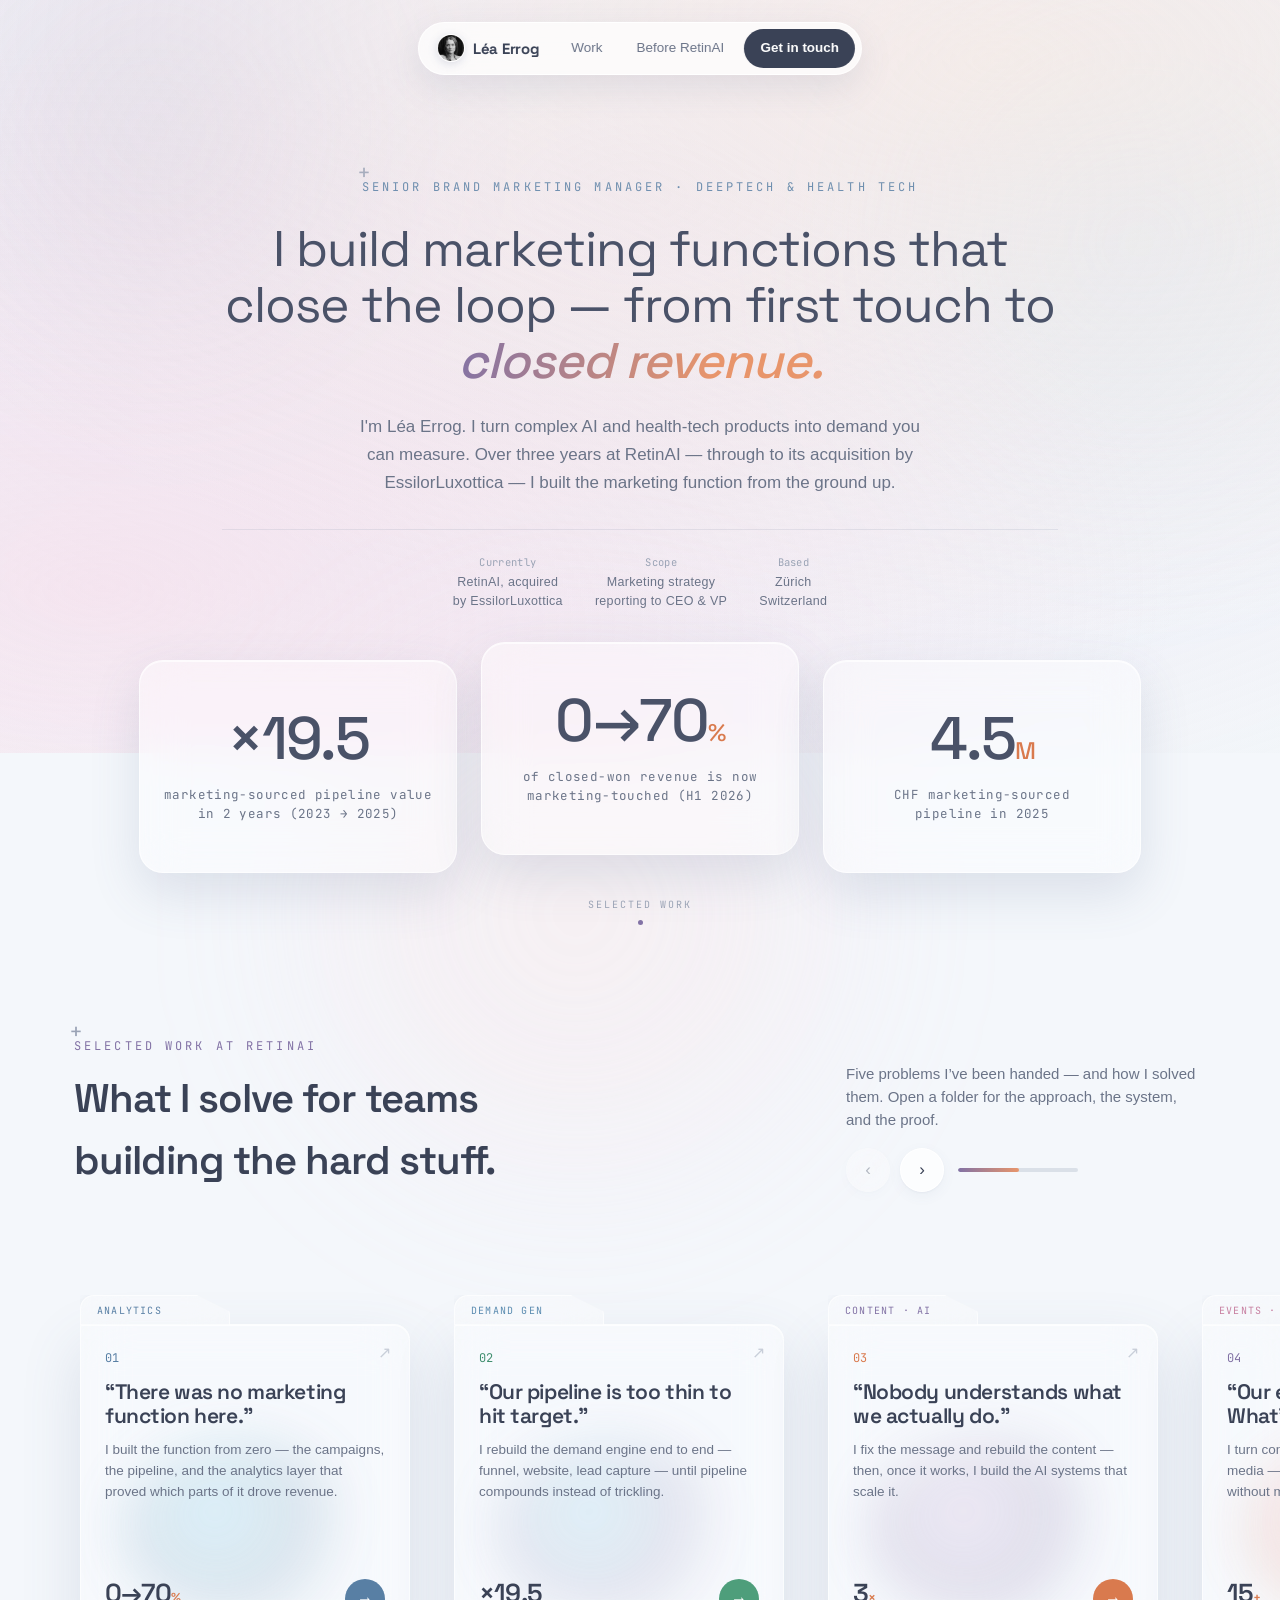
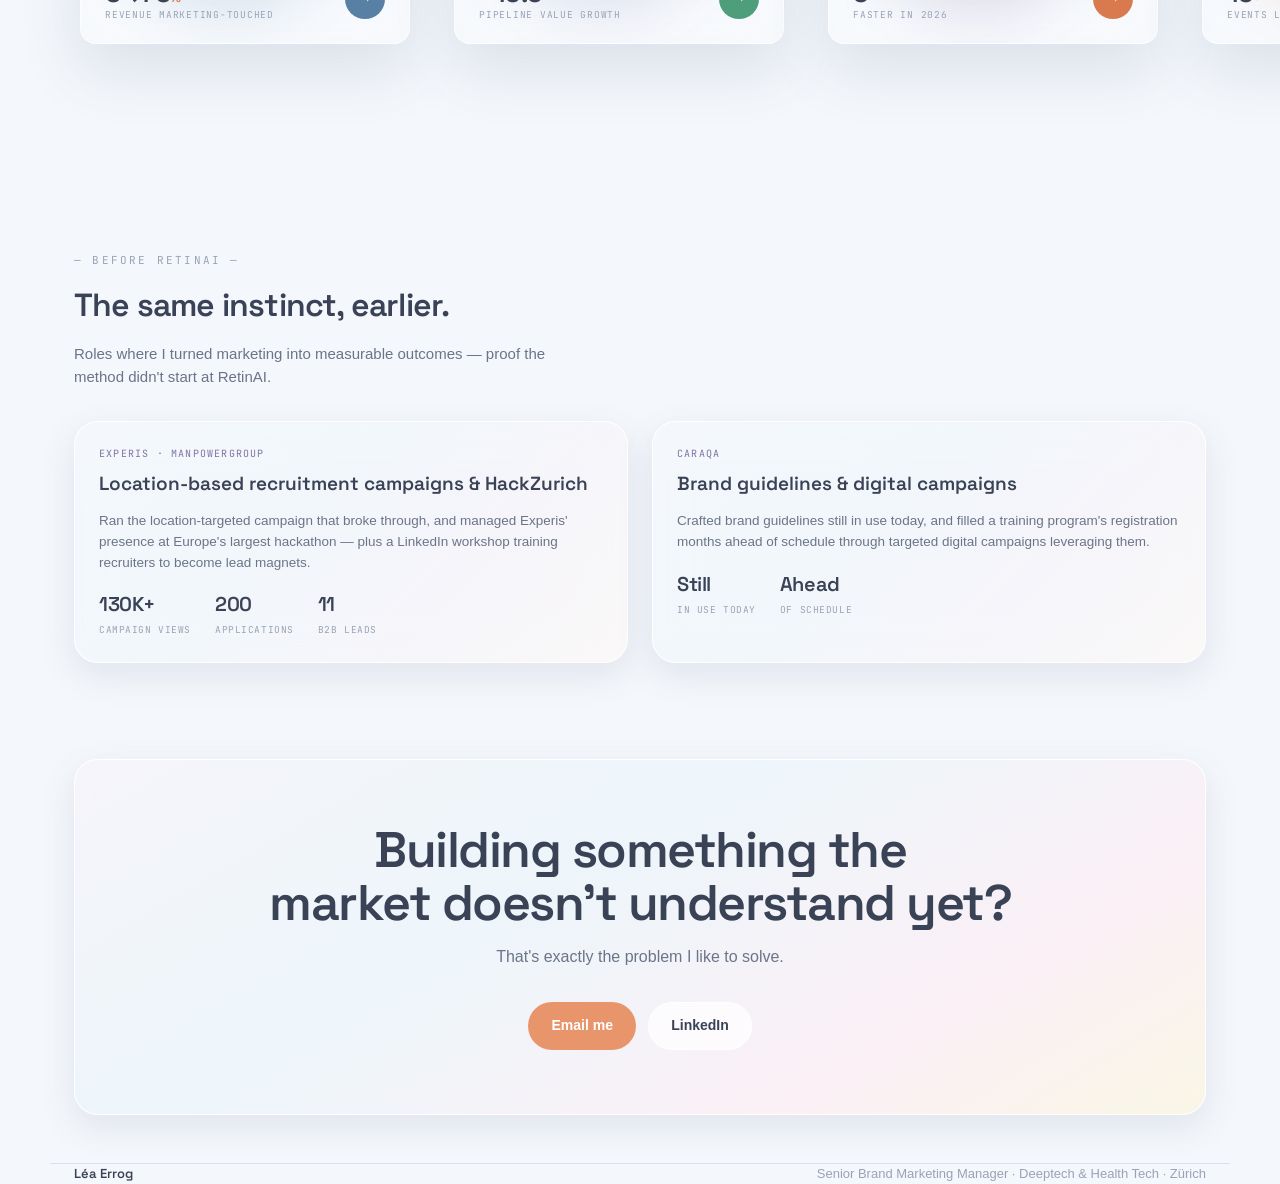
<file: index.html>
<!DOCTYPE html>
<html lang="en">
<head>
<meta charset="UTF-8">
<meta name="viewport" content="width=device-width, initial-scale=1.0">
<title>Léa Errog — Senior Brand Marketing Manager</title>
<meta name="description" content="I build marketing functions that close the loop — from first touch to closed revenue. Deeptech & Health Tech marketing, Zürich.">
<link rel="preconnect" href="https://fonts.googleapis.com">
<link rel="preconnect" href="https://fonts.gstatic.com" crossorigin>
<link href="https://fonts.googleapis.com/css2?family=Space+Grotesk:wght@400;500;600;700&family=JetBrains+Mono:wght@400;500&display=swap" rel="stylesheet">
<link rel="stylesheet" href="prism.css">
<style>
/* ---------- HERO : text directly on rosy gradient ---------- */
.hero{position:relative;
  padding:150px var(--s6) 0;overflow:visible;text-align:center}
.hero-top{position:relative}
.hero-bg{position:absolute;top:-150px;left:calc(-1 * var(--s6));right:calc(-1 * var(--s6));bottom:120px;z-index:0;pointer-events:none;
  background:radial-gradient(160% 130% at 78% 8%,rgba(252,235,221,.5),transparent 60%),
             radial-gradient(140% 120% at 8% 78%,rgba(249,208,226,.4),transparent 60%),
             radial-gradient(150% 140% at 50% 26%,rgba(226,217,236,.35),transparent 65%),
             linear-gradient(180deg,rgba(226,217,236,.14),rgba(237,241,244,.14))}
.hero .wrap{padding:0;max-width:none;width:100%;display:flex;justify-content:center;position:relative;z-index:1}

.hero-panel{position:relative;z-index:2;max-width:900px;width:100%;margin:0 auto;padding:var(--s6) var(--s8) var(--s4);text-align:center}
.hero-panel .eyebrow{margin-bottom:var(--s6);display:inline-block;color:var(--vectoris);opacity:.85}
.hero-panel h1{font-family:var(--font-display);font-weight:400;letter-spacing:-.02em;line-height:1.12;
  font-size:clamp(28px,4vw,50px);margin-bottom:var(--s6);color:#4A5268}
.hero-panel h1 .accent{font-style:italic;font-weight:500;
  background:linear-gradient(100deg,var(--prisme),var(--accent) 70%);-webkit-background-clip:text;background-clip:text;color:transparent}
.hero-panel p.lede{font-size:clamp(14px,1.6vw,17px);color:var(--ink-soft);max-width:560px;margin:0 auto var(--s8);font-weight:400;line-height:1.65}
.hero-panel .who{display:flex;gap:var(--s8);justify-content:center;flex-wrap:wrap;
  font-family:var(--font-mono);font-size:10.5px;letter-spacing:.03em;color:var(--ink-faint);
  padding-top:var(--s6);border-top:1px solid rgba(90,105,140,.12)}
.hero-panel .who div b{color:var(--ink-soft);font-weight:500;display:block;margin-top:3px;font-family:var(--font-body);font-size:12.5px}
.hero-scroll{position:relative;z-index:1;padding:var(--s6) 0 var(--s12);text-align:center;
  font-family:var(--font-mono);font-size:10px;letter-spacing:.2em;text-transform:uppercase;color:var(--ink-faint);
  display:flex;flex-direction:column;align-items:center;gap:8px}
.hero-scroll .dot{width:5px;height:5px;border-radius:50%;background:var(--prisme);animation:scrolldot 1.8s ease-in-out infinite}
@keyframes scrolldot{0%,100%{transform:translateY(0);opacity:.4}50%{transform:translateY(7px);opacity:1}}

@media(max-width:640px){
  .hero-panel{padding:var(--s8) var(--s4)}
  .hero-panel .who{flex-direction:column;gap:var(--s4)}
}
@media(prefers-reduced-motion:reduce){
  .hero-scroll .dot{animation:none}
}

/* ---------- HEADLINE STAT STRIP : floating liquid-glass cards ---------- */
.headline-strip{padding:var(--s8) 0 0;position:relative;z-index:1}
.hs-grid{display:grid;grid-template-columns:repeat(3,1fr);gap:var(--s6)}
.hs{text-align:center;padding:var(--s12) var(--s6);border-radius:var(--r-l);
  background:rgba(255,255,255,0.42);backdrop-filter:blur(22px) saturate(1.3);-webkit-backdrop-filter:blur(22px) saturate(1.3);
  border:1px solid rgba(255,255,255,0.65);
  box-shadow:0 20px 50px rgba(90,105,140,.16),inset 0 1px 0 rgba(255,255,255,.7);
  transition:transform .4s cubic-bezier(.2,.8,.2,1),box-shadow .4s}
.hs:hover{transform:translateY(-6px);box-shadow:0 30px 66px rgba(90,105,140,.22),inset 0 1px 0 rgba(255,255,255,.8)}
.hs:nth-child(2){transform:translateY(-18px)}
.hs:nth-child(2):hover{transform:translateY(-24px)}
.hs .n{font-family:var(--font-display);font-weight:500;font-size:clamp(42px,5.2vw,60px);letter-spacing:-.03em;line-height:1;color:#4A5268}
.hs .n .u{font-size:24px;color:var(--accent-deep)}
.hs .c{font-family:var(--font-mono);font-size:12.5px;letter-spacing:.03em;color:var(--ink-soft);margin-top:var(--s4)}
@media(max-width:640px){.hs-grid{grid-template-columns:1fr;gap:var(--s4)}.hs:nth-child(2){transform:none}}

/* ---------- FOLDER SLIDER ---------- */
.work{padding:var(--s16) 0 var(--s24);position:relative}
.work-head{display:flex;align-items:flex-end;justify-content:space-between;margin-bottom:var(--s8);gap:var(--s6);flex-wrap:wrap}
.work-head h2{font-family:var(--font-display);font-weight:600;letter-spacing:-.025em;font-size:clamp(26px,3.4vw,40px);margin-top:var(--s3)}
.work-head p{color:var(--ink-soft);font-size:15px;max-width:360px}
.slider-hint{font-family:var(--font-mono);font-size:11px;color:var(--ink-faint);display:flex;align-items:center;gap:8px}

/* full-bleed stage so tilted tiles have room; no visible box */
.slider-shell{position:relative;margin:0 calc(50% - 50vw);padding:0}
.folders{display:flex;gap:44px;overflow-x:auto;padding:70px max(24px,calc(50vw - 560px)) 80px;
  scroll-snap-type:none;-webkit-overflow-scrolling:touch;scrollbar-width:none;
  perspective:1600px;perspective-origin:50% 50%}
.folders::-webkit-scrollbar{display:none}

/* arrow controls + progress */
.slider-ctrl{display:flex;gap:10px;align-items:center}
.sc-btn{width:44px;height:44px;border-radius:50%;border:1px solid var(--surface-brd);
  background:var(--surface-strong);backdrop-filter:blur(12px);color:var(--ink);cursor:pointer;
  display:flex;align-items:center;justify-content:center;font-size:17px;transition:all .2s;box-shadow:var(--shadow-sm)}
.sc-btn:hover{border-color:var(--prisme);color:var(--prisme);transform:translateY(-1px)}
.sc-btn:disabled{opacity:.35;cursor:default;transform:none}
.slider-progress{height:4px;width:120px;background:var(--hairline);border-radius:2px;overflow:hidden;margin-left:4px}
.slider-progress .bar{height:100%;width:20%;border-radius:2px;background:linear-gradient(90deg,var(--prisme),var(--accent));transition:width .25s,margin-left .25s}

/* ---- the folder itself ---- */
.folder{scroll-snap-align:center;flex:0 0 330px;text-decoration:none;color:var(--ink);position:relative;
  transform-style:preserve-3d;will-change:transform;
  transition:transform .5s cubic-bezier(.2,.8,.2,1);transform:rotateY(var(--ry,0deg)) rotateX(var(--rx,0deg)) translateZ(var(--tz,0px))}

/* folder silhouette: a tab that sits ON TOP, then the body, both same frosted material */
.folder .tab{height:30px;width:150px;margin-left:0;position:relative;z-index:2;
  border-radius:14px 20px 0 0;top:1px;
  background:rgba(255,255,255,0.34);backdrop-filter:blur(20px) saturate(1.2);-webkit-backdrop-filter:blur(20px) saturate(1.2);
  border:1px solid rgba(255,255,255,0.6);border-bottom:none;
  display:flex;align-items:center;padding:0 16px;
  font-family:var(--font-mono);font-size:10px;letter-spacing:.12em;text-transform:uppercase;color:var(--vectoris);
  box-shadow:0 -1px 8px rgba(90,105,140,.06);
  clip-path:polygon(0 0, 78% 0, 100% 55%, 100% 100%, 0 100%)}
.folder .body{border-radius:2px 16px 16px 16px;padding:var(--s6);min-height:320px;
  background:rgba(255,255,255,0.30);backdrop-filter:blur(24px) saturate(1.25);-webkit-backdrop-filter:blur(24px) saturate(1.25);
  border:1px solid rgba(255,255,255,0.6);
  box-shadow:0 24px 60px rgba(90,105,140,.16),inset 0 1px 0 rgba(255,255,255,.7);
  display:flex;flex-direction:column;position:relative;overflow:hidden;
  transition:box-shadow .45s,border-color .45s}
/* frosted specular blob inside — soft, diffuse, one tint per folder */
.folder .body::before{content:"";position:absolute;width:72%;height:56%;left:12%;bottom:8%;border-radius:50%;
  background:var(--halo,radial-gradient(circle at 40% 40%,rgba(249,208,226,.5),rgba(130,114,165,.28) 55%,transparent 75%));
  filter:blur(26px);opacity:.7;pointer-events:none;transition:opacity .45s,transform .6s}
.folder.f-photon{--halo:radial-gradient(circle at 40% 40%,rgba(88,127,164,.34),rgba(178,230,245,.30) 55%,transparent 76%)}
.folder.f-teal  {--halo:radial-gradient(circle at 40% 40%,rgba(78,158,123,.30),rgba(180,225,203,.30) 55%,transparent 76%)}
.folder.f-coral {--halo:radial-gradient(circle at 40% 40%,rgba(217,122,78,.30),rgba(252,235,221,.42) 55%,transparent 76%)}
.folder.f-prisme{--halo:radial-gradient(circle at 40% 40%,rgba(130,114,165,.32),rgba(226,217,236,.38) 55%,transparent 76%)}
.folder.f-aurora{--halo:radial-gradient(circle at 40% 40%,rgba(192,95,134,.28),rgba(249,208,226,.40) 55%,transparent 76%)}
.folder.f-photon .tab,.folder.f-photon .num{color:var(--vectoris)}
.folder.f-teal .tab,.folder.f-teal .num{color:#3F8E6E}
.folder.f-coral .tab,.folder.f-coral .num{color:var(--accent-deep)}
.folder.f-prisme .tab,.folder.f-prisme .num{color:var(--prisme)}
.folder.f-aurora .tab,.folder.f-aurora .num{color:#B85A82}

/* per-folder colour identity — subtle transparent tints */
.folder:nth-child(1) .body::before{background:radial-gradient(circle at 40% 40%,rgba(178,230,245,.55),rgba(88,127,164,.26) 55%,transparent 75%)}
.folder:nth-child(1) .tab{color:var(--vectoris)}
.folder:nth-child(2) .body::before{background:radial-gradient(circle at 40% 40%,rgba(178,230,245,.5),rgba(130,114,165,.24) 55%,transparent 75%)}
.folder:nth-child(2) .tab{color:#5a8bb0}
.folder:nth-child(3) .body::before{background:radial-gradient(circle at 40% 40%,rgba(230,217,236,.6),rgba(130,114,165,.3) 55%,transparent 75%)}
.folder:nth-child(3) .tab{color:var(--prisme)}
.folder:nth-child(4) .body::before{background:radial-gradient(circle at 40% 40%,rgba(249,208,226,.58),rgba(215,122,78,.24) 55%,transparent 75%)}
.folder:nth-child(4) .tab{color:#c77fa0}
.folder:nth-child(5) .body::before{background:radial-gradient(circle at 40% 40%,rgba(252,235,221,.62),rgba(231,154,99,.28) 55%,transparent 75%)}
.folder:nth-child(5) .tab{color:var(--accent-deep)}

.folder .num{font-family:var(--font-mono);font-size:12px;color:var(--prisme);position:relative}
.folder h3{font-family:var(--font-display);font-weight:600;font-size:21px;letter-spacing:-.02em;margin:var(--s3) 0 var(--s3);position:relative;line-height:1.15}
.folder .desc{font-size:13.5px;color:var(--ink-soft);position:relative;flex:1}
.folder .foot{display:flex;align-items:flex-end;justify-content:space-between;margin-top:var(--s6);position:relative}
.folder .headline-stat{font-family:var(--font-display);font-weight:600;font-size:26px;letter-spacing:-.03em;line-height:1}
.folder .headline-stat .u{font-size:13px;color:var(--accent-deep)}
.folder .headline-stat .cap{display:block;font-family:var(--font-mono);font-size:9.5px;letter-spacing:.08em;text-transform:uppercase;color:var(--ink-faint);margin-top:4px;font-weight:400}
.folder .go{width:40px;height:40px;border-radius:50%;background:var(--go-bg,var(--ink));color:#fff;display:flex;align-items:center;justify-content:center;font-size:16px;transition:all .3s;position:relative}
.folder.f-photon{--go-bg:var(--vectoris)}
.folder.f-teal{--go-bg:#4E9E7B}
.folder.f-coral{--go-bg:var(--accent-deep)}
.folder.f-prisme{--go-bg:var(--prisme)}
.folder.f-aurora{--go-bg:#C05F86}
.folder .arrow-corner{position:absolute;top:16px;right:18px;color:var(--ink-faint);font-size:16px;opacity:.5;transition:all .3s;z-index:2}

/* hover: lift toward viewer, brighten frost, arrow reacts */
.folder:hover{transform:rotateY(var(--ry,0deg)) rotateX(0deg) translateZ(40px) translateY(-6px)}
.folder:hover .body{box-shadow:0 34px 80px rgba(90,105,140,.24),inset 0 1px 0 rgba(255,255,255,.85);border-color:rgba(255,255,255,.85)}
.folder:hover .body::before{opacity:1;transform:scale(1.08)}
.folder:hover .go{transform:rotate(-45deg) scale(1.12);filter:brightness(1.08)}
.folder:hover .arrow-corner{opacity:1;color:var(--accent-deep);transform:translate(2px,-2px)}

@media(prefers-reduced-motion:reduce){
  .folder{transition:none;transform:none!important}
  .folder:hover{transform:translateY(-6px)!important}
  .folder .body::before{transition:none}
}


/* ---------- BEFORE RETINAI ---------- */
.before{padding:var(--s8) 0 var(--s16)}
.before h2{font-family:var(--font-display);font-weight:600;letter-spacing:-.025em;font-size:clamp(22px,3vw,32px);margin-top:var(--s3)}
.before .intro{color:var(--ink-soft);font-size:15px;margin:var(--s3) 0 var(--s8);max-width:520px}
.before-grid{display:grid;grid-template-columns:1fr 1fr;gap:var(--s6)}
.mini{padding:var(--s6);position:relative;overflow:hidden}
.mini::before{content:"";position:absolute;inset:0;background:var(--iris-1);opacity:.18;pointer-events:none}
.mini .role{font-family:var(--font-mono);font-size:10px;letter-spacing:.12em;text-transform:uppercase;color:var(--prisme);position:relative}
.mini h4{font-family:var(--font-display);font-weight:600;font-size:19px;margin:var(--s2) 0 var(--s3);position:relative}
.mini p{font-size:13.5px;color:var(--ink-soft);position:relative}
.mini .stats{display:flex;gap:var(--s6);margin-top:var(--s4);position:relative}
.mini .stats .s{font-family:var(--font-display);font-weight:600;font-size:20px;letter-spacing:-.02em}
.mini .stats .s span{display:block;font-family:var(--font-mono);font-size:9.5px;letter-spacing:.06em;text-transform:uppercase;color:var(--ink-faint);font-weight:400;margin-top:3px}
@media(max-width:640px){.before-grid{grid-template-columns:1fr}}

/* ---------- CONTACT ---------- */
.contact{padding:var(--s8) 0 var(--s12)}
.contact-card{padding:var(--s16) var(--s12);text-align:center;position:relative;overflow:hidden}
.contact-card::before{content:"";position:absolute;inset:0;background:var(--iris-2);opacity:.28;pointer-events:none}
.contact-card h2{font-family:var(--font-display);font-weight:600;letter-spacing:-.03em;font-size:clamp(28px,4.5vw,50px);position:relative;line-height:1.05}
.contact-card p{color:var(--ink-soft);font-size:16px;margin:var(--s4) 0 var(--s8);position:relative}
.contact-actions{display:flex;gap:var(--s3);justify-content:center;flex-wrap:wrap;position:relative}

footer{padding:var(--s12) 0 var(--s16);border-top:1px solid var(--hairline);color:var(--ink-faint);font-size:13px;
  display:flex;justify-content:space-between;flex-wrap:wrap;gap:var(--s4)}
footer .brand{color:var(--ink);font-family:var(--font-display);font-weight:600}
</style>
</head>
<body>
<div class="aura"><span class="a"></span><span class="b"></span><span class="c"></span></div>

<nav class="nav">
  <a class="brand" href="index.html"><img class="avatar-nav" src="[data-uri]" alt="Léa Errog">Léa Errog</a>
  <a class="link" href="#work">Work</a>
  <a class="link" href="#before">Before RetinAI</a>
  <a class="cta" href="#contact">Get in touch</a>
</nav>

<!-- HERO -->
<header class="hero">
  <div class="hero-top">
  <div class="hero-bg"></div>
  <div class="wrap">
    <div class="hero-panel reveal">
      <span class="eyebrow mk">Senior Brand Marketing Manager · Deeptech &amp; Health Tech</span>
      <h1>I build marketing functions that close the loop — from first touch to <span class="accent">closed revenue.</span></h1>
      <p class="lede">I'm Léa Errog. I turn complex AI and health-tech products into demand you can measure. Over three years at RetinAI — through to its acquisition by EssilorLuxottica — I built the marketing function from the ground up.</p>
      <div class="who">
        <div>Currently<b>RetinAI, acquired<br>by EssilorLuxottica</b></div>
        <div>Scope<b>Marketing strategy<br>reporting to CEO &amp; VP</b></div>
        <div>Based<b>Zürich<br>Switzerland</b></div>
      </div>
    </div>
  </div>

  <!-- HEADLINE STATS -->
  <section class="headline-strip">
    <div class="wrap">
      <div class="hs-grid">
        <div class="hs"><div class="n">×19.5</div><div class="c">marketing-sourced pipeline value<br>in 2 years (2023 → 2025)</div></div>
        <div class="hs"><div class="n">0→70<span class="u">%</span></div><div class="c">of closed-won revenue is now<br>marketing-touched (H1 2026)</div></div>
        <div class="hs"><div class="n">4.5<span class="u">M</span></div><div class="c">CHF marketing-sourced<br>pipeline in 2025</div></div>
      </div>
    </div>
  </section>
  </div>

  <div class="hero-scroll">Selected work<span class="dot"></span></div>
</header>

<!-- WORK / FOLDER SLIDER -->
<section class="work" id="work">
  <div class="wrap">
    <div class="work-head reveal">
      <div>
        <div class="eyebrow mk">Selected work at RetinAI</div>
        <h2>What I solve for teams<br>building the hard stuff.</h2>
      </div>
      <div>
        <p>Five problems I&rsquo;ve been handed &mdash; and how I solved them. Open a folder for the approach, the system, and the proof.</p>
        <div class="slider-ctrl" style="margin-top:16px">
          <button class="sc-btn" id="prevBtn" aria-label="Previous case studies">‹</button>
          <button class="sc-btn" id="nextBtn" aria-label="Next case studies">›</button>
          <div class="slider-progress"><div class="bar" id="sliderBar"></div></div>
        </div>
      </div>
    </div>

    <div class="slider-shell">
    <div class="folders" id="folders">

      <a class="folder reveal f-photon" href="case-01-attribution.html">
        <div class="tab">Analytics</div>
        <div class="body"><span class="arrow-corner">↗</span>
          <div class="num">01</div>
          <h3>&ldquo;There was no marketing function here.&rdquo;</h3>
          <div class="desc">I built the function from zero — the campaigns, the pipeline, and the analytics layer that proved which parts of it drove revenue.</div>
          <div class="foot">
            <div class="headline-stat">0→70<span class="u">%</span><span class="cap">revenue marketing-touched</span></div>
            <span class="go" aria-hidden="true">→</span>
          </div>
        </div>
      </a>

      <a class="folder reveal f-teal" href="case-02-demand.html">
        <div class="tab">Demand gen</div>
        <div class="body"><span class="arrow-corner">↗</span>
          <div class="num">02</div>
          <h3>&ldquo;Our pipeline is too thin to hit target.&rdquo;</h3>
          <div class="desc">I rebuild the demand engine end to end &mdash; funnel, website, lead capture &mdash; until pipeline compounds instead of trickling.</div>
          <div class="foot">
            <div class="headline-stat">×19.5<span class="cap">pipeline value growth</span></div>
            <span class="go" aria-hidden="true">→</span>
          </div>
        </div>
      </a>

      <a class="folder reveal f-coral" href="case-03-content-ai.html">
        <div class="tab">Content · AI</div>
        <div class="body"><span class="arrow-corner">↗</span>
          <div class="num">03</div>
          <h3>&ldquo;Nobody understands what we actually do.&rdquo;</h3>
          <div class="desc">I fix the message and rebuild the content — then, once it works, I build the AI systems that scale it.</div>
          <div class="foot">
            <div class="headline-stat">3<span class="u">×</span><span class="cap">faster in 2026</span></div>
            <span class="go" aria-hidden="true">→</span>
          </div>
        </div>
      </a>

      <a class="folder reveal f-prisme" href="case-04-events-pr.html">
        <div class="tab">Events · PR</div>
        <div class="body"><span class="arrow-corner">↗</span>
          <div class="num">04</div>
          <h3>&ldquo;Our events cost a fortune. What's the ROI?&rdquo;</h3>
          <div class="desc">I turn conferences into pipeline and earned media &mdash; then build the team that runs them without me.</div>
          <div class="foot">
            <div class="headline-stat">15<span class="u">+</span><span class="cap">events led</span></div>
            <span class="go" aria-hidden="true">→</span>
          </div>
        </div>
      </a>

      <a class="folder reveal f-aurora" href="case-05-revops.html">
        <div class="tab">RevOps · GTM</div>
        <div class="body"><span class="arrow-corner">↗</span>
          <div class="num">05</div>
          <h3>&ldquo;Sales and marketing don&rsquo;t agree on anything.&rdquo;</h3>
          <div class="desc">I build the routing workflows and the shared definitions — so every lead lands in the right place, and both teams work off the same truth.</div>
          <div class="foot">
            <div class="headline-stat">3<span class="cap">launches shipped</span></div>
            <span class="go" aria-hidden="true">→</span>
          </div>
        </div>
      </a>

    </div>
    </div>
  </div>
</section>

<!-- BEFORE RETINAI -->
<section class="before" id="before">
  <div class="wrap">
    <div class="reveal">
      <div class="eyelabel">— Before RetinAI —</div>
      <h2>The same instinct, earlier.</h2>
      <p class="intro">Roles where I turned marketing into measurable outcomes — proof the method didn't start at RetinAI.</p>
    </div>
    <div class="before-grid">
      <div class="mini glass reveal">
        <div class="role">Experis · ManpowerGroup</div>
        <h4>Location-based recruitment campaigns &amp; HackZurich</h4>
        <p>Ran the location-targeted campaign that broke through, and managed Experis' presence at Europe's largest hackathon — plus a LinkedIn workshop training recruiters to become lead magnets.</p>
        <div class="stats">
          <div class="s">130K+<span>campaign views</span></div>
          <div class="s">200<span>applications</span></div>
          <div class="s">11<span>B2B leads</span></div>
        </div>
      </div>
      <div class="mini glass reveal">
        <div class="role">CARAQA</div>
        <h4>Brand guidelines &amp; digital campaigns</h4>
        <p>Crafted brand guidelines still in use today, and filled a training program's registration months ahead of schedule through targeted digital campaigns leveraging them.</p>
        <div class="stats">
          <div class="s">Still<span>in use today</span></div>
          <div class="s">Ahead<span>of schedule</span></div>
        </div>
      </div>
    </div>
  </div>
</section>

<!-- CONTACT -->
<section class="contact" id="contact">
  <div class="wrap">
    <div class="contact-card glass reveal">
      <h2>Building something the<br>market doesn't understand yet?</h2>
      <p>That's exactly the problem I like to solve.</p>
      <div class="contact-actions">
        <a class="btn btn-primary" href="mailto:lea.errog@gmail.com">Email me</a>
        <a class="btn btn-ghost" href="https://www.linkedin.com/in/l%C3%A9a-errog-275486a7/" target="_blank" rel="noopener">LinkedIn</a>
      </div>
    </div>
  </div>
</section>

<footer class="wrap">
  <div class="brand">Léa Errog</div>
  <div>Senior Brand Marketing Manager · Deeptech &amp; Health Tech · Zürich</div>
</footer>

<script>
const io=new IntersectionObserver((es)=>{es.forEach(e=>{if(e.isIntersecting){e.target.classList.add('in');io.unobserve(e.target)}})},{threshold:.12});
document.querySelectorAll('.reveal').forEach((el,i)=>{el.style.transitionDelay=(Math.min(i,6)*60)+'ms';io.observe(el)});

// ---- hide-on-scroll-down nav ----
const nav=document.querySelector('.nav');
let lastY=window.scrollY;
window.addEventListener('scroll',()=>{
  const y=window.scrollY;
  if(y>lastY&&y>120){nav.classList.add('nav-hidden');}
  else{nav.classList.remove('nav-hidden');}
  lastY=y;
},{passive:true});

// ---- folder slider ----
const track=document.getElementById('folders');
const prevBtn=document.getElementById('prevBtn');
const nextBtn=document.getElementById('nextBtn');
const bar=document.getElementById('sliderBar');
const folders=[...track.querySelectorAll('.folder')];
const reduce=window.matchMedia('(prefers-reduced-motion:reduce)').matches;
const step=()=>{const f=track.querySelector('.folder');return f?f.offsetWidth+44:374};

function updateSlider(){
  const max=track.scrollWidth-track.clientWidth;
  const pct=max>0?track.scrollLeft/max:0;
  const visible=track.clientWidth/track.scrollWidth;
  bar.style.width=Math.max(visible*100,14)+'%';
  bar.style.marginLeft=(pct*(100-Math.max(visible*100,14)))+'%';
  prevBtn.disabled=track.scrollLeft<8;
  nextBtn.disabled=track.scrollLeft>max-8;
}
prevBtn.addEventListener('click',()=>track.scrollBy({left:-step(),behavior:'smooth'}));
nextBtn.addEventListener('click',()=>track.scrollBy({left:step(),behavior:'smooth'}));
track.addEventListener('scroll',()=>{updateSlider();applyTilt();},{passive:true});

// horizontal wheel — smooth, releases to page scroll at the edges
let wheelTarget=null,wheelRAF=null;
track.addEventListener('wheel',(e)=>{
  const d=Math.abs(e.deltaY)>Math.abs(e.deltaX)?e.deltaY:e.deltaX;
  const max=track.scrollWidth-track.clientWidth;
  const atStart=track.scrollLeft<=0&&d<0;
  const atEnd=track.scrollLeft>=max-1&&d>0;
  if(atStart||atEnd)return;
  e.preventDefault();
  wheelTarget=(wheelTarget===null?track.scrollLeft:wheelTarget)+d*1.1;
  wheelTarget=Math.max(0,Math.min(max,wheelTarget));
  if(!wheelRAF){
    const tick=()=>{
      const cur=track.scrollLeft;
      const next=cur+(wheelTarget-cur)*0.18;
      if(Math.abs(wheelTarget-next)<0.5){track.scrollLeft=wheelTarget;wheelTarget=null;wheelRAF=null;applyTilt();updateSlider();return;}
      track.scrollLeft=next;applyTilt();updateSlider();
      wheelRAF=requestAnimationFrame(tick);
    };
    wheelRAF=requestAnimationFrame(tick);
  }
},{passive:false});

// per-tile 3D tilt based on distance from viewport center
function applyTilt(){
  if(reduce)return;
  const cx=track.getBoundingClientRect().left+track.clientWidth/2;
  folders.forEach(f=>{
    const r=f.getBoundingClientRect();
    const fc=r.left+r.width/2;
    const d=(fc-cx)/track.clientWidth; // -0.5..0.5 roughly
    const ry=Math.max(-22,Math.min(22,-d*38));
    const tz=-Math.abs(d)*90;
    f.style.setProperty('--ry',ry.toFixed(1)+'deg');
    f.style.setProperty('--tz',tz.toFixed(0)+'px');
  });
}

updateSlider();applyTilt();
window.addEventListener('resize',()=>{updateSlider();applyTilt();});
</script>
</body>
</html>
</file>
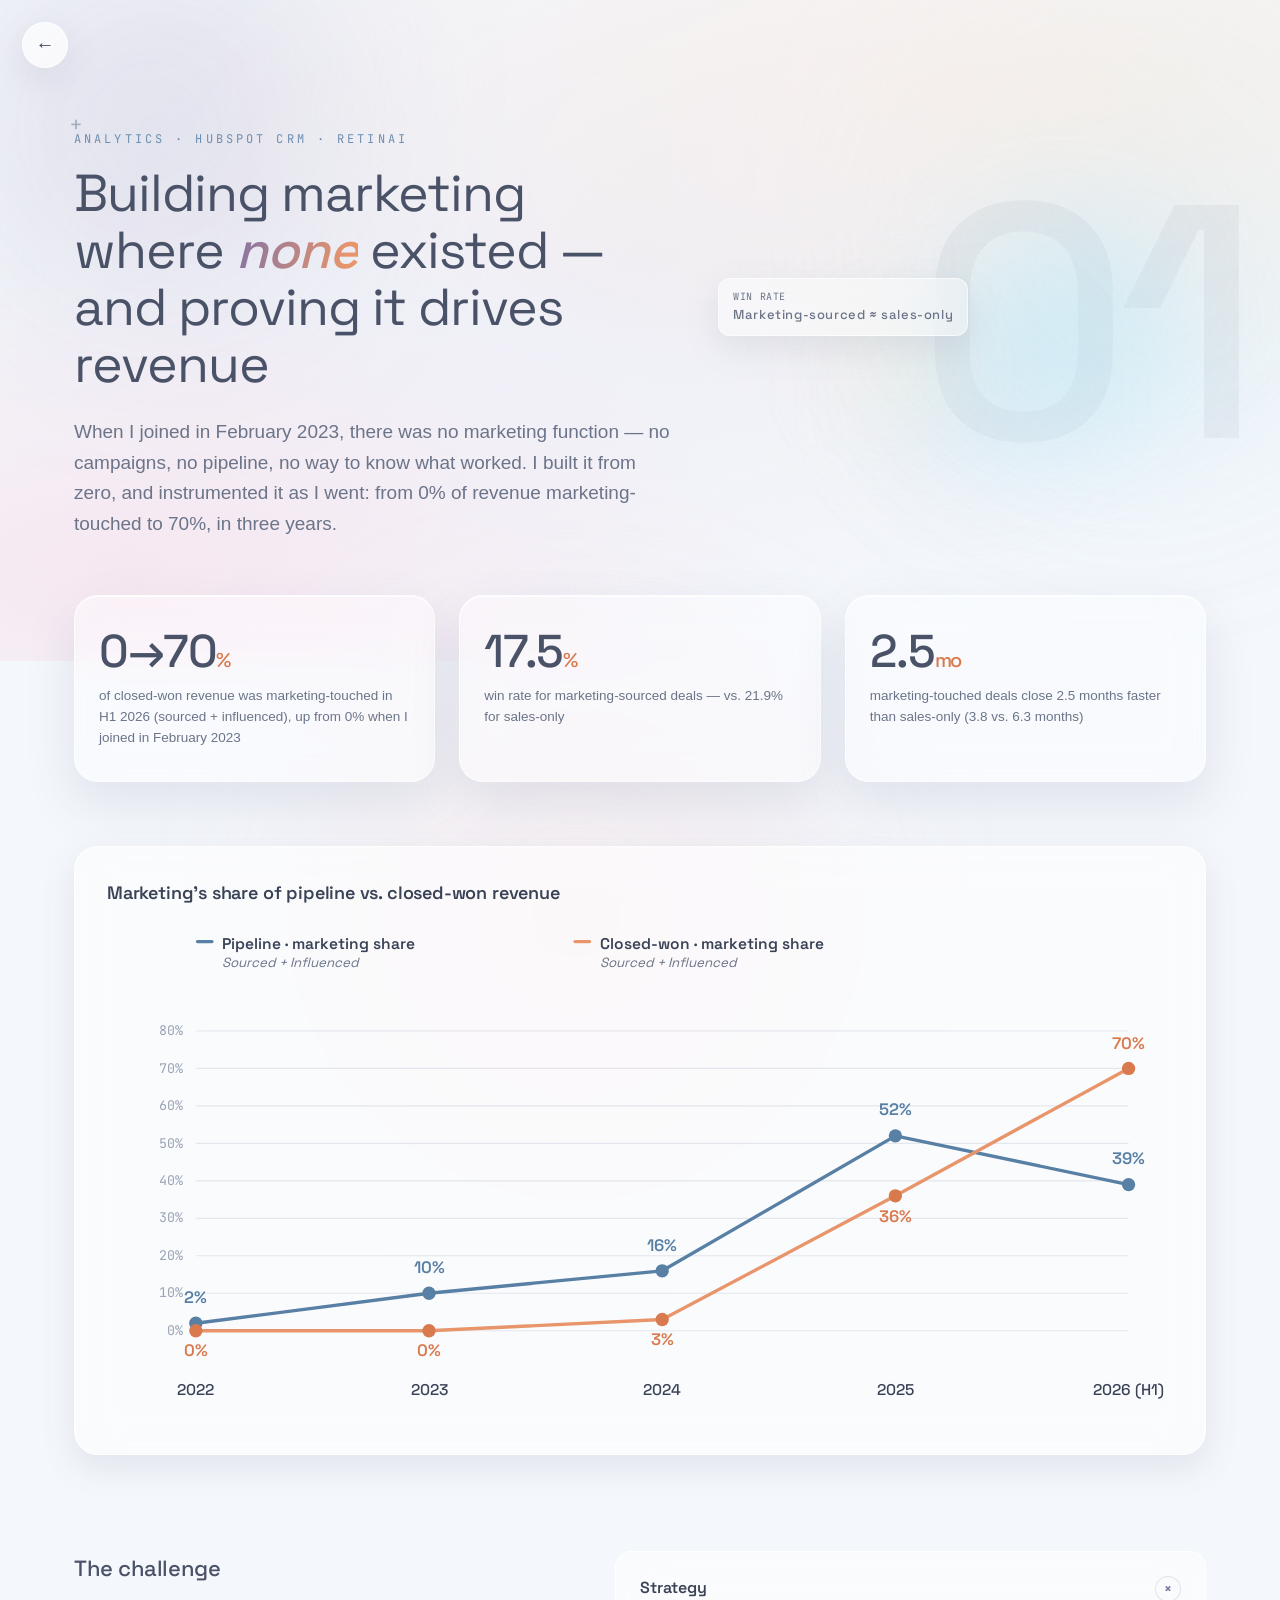
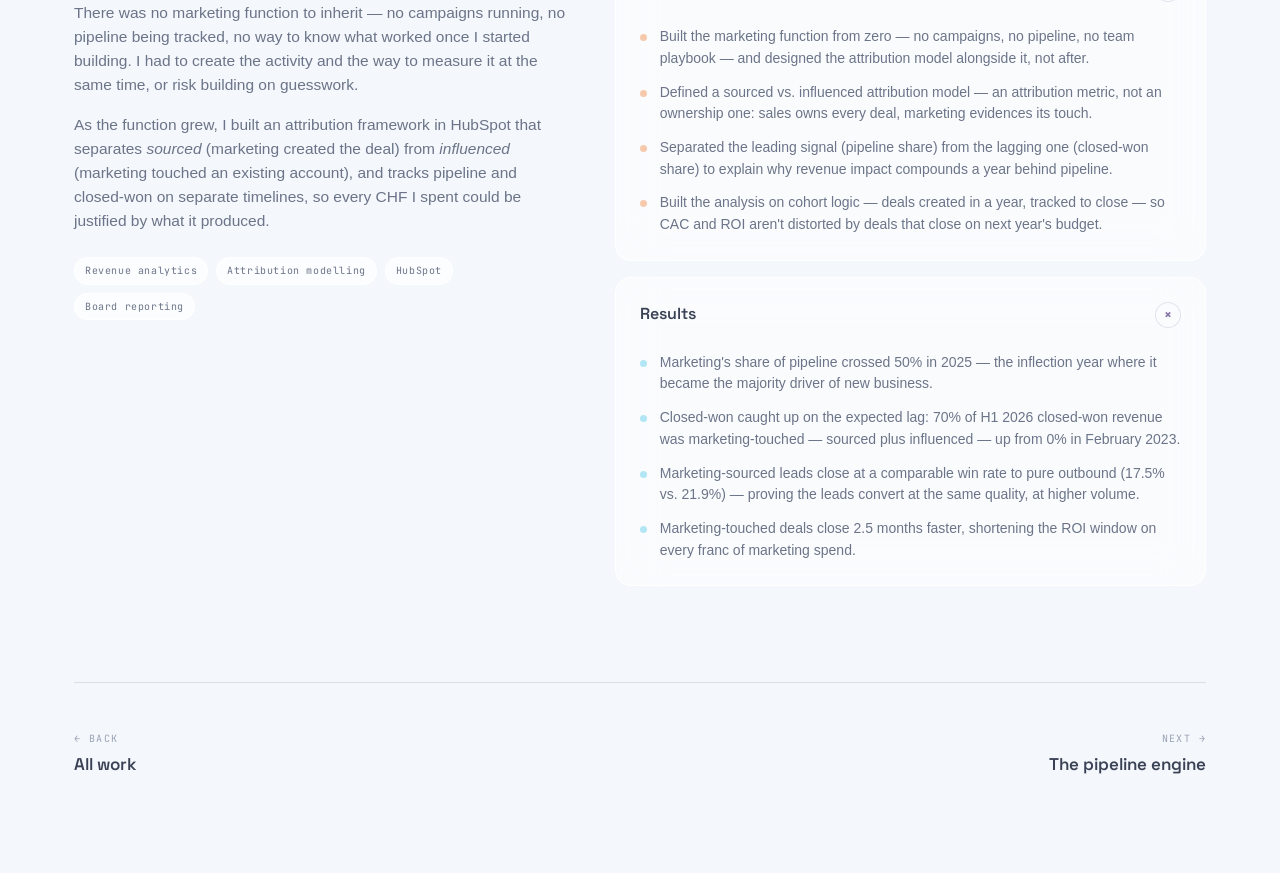
<file: case-01-attribution.html>
<!DOCTYPE html>
<html lang="en">
<head>
<meta charset="UTF-8">
<meta name="viewport" content="width=device-width, initial-scale=1.0">
<title>Building marketing from zero — Léa Errog</title>
<meta name="description" content="How I built RetinAI's marketing function from zero and proved it drives revenue — from 0% to 70% of closed-won revenue, across 540 deals.">
<link rel="preconnect" href="https://fonts.googleapis.com">
<link rel="preconnect" href="https://fonts.gstatic.com" crossorigin>
<link href="https://fonts.googleapis.com/css2?family=Space+Grotesk:wght@400;500;600;700&family=JetBrains+Mono:wght@400;500&display=swap" rel="stylesheet">
<link rel="stylesheet" href="prism.css">
</head>
<body class="tint-photon">
<div class="aura"><span class="a"></span><span class="b"></span><span class="c"></span></div>
<a class="cs-back" href="index.html" aria-label="Back to home">←</a>

<section class="cs-hero">
  <div class="cs-hero-bg"></div>
  <div class="wrap">
    <div class="cs-num">01</div>
    <div class="cs-hero-grid">
      <div class="reveal">
        <div class="eyebrow mk">Analytics · HubSpot CRM · RetinAI</div>
        <h1>Building marketing where <span class="hl">none</span> existed — and proving it drives revenue</h1>
        <p class="cs-standfirst">When I joined in February 2023, there was no marketing function — no campaigns, no pipeline, no way to know what worked. I built it from zero, and instrumented it as I went: from 0% of revenue marketing-touched to 70%, in three years.</p>
      </div>
      <div class="cs-visual reveal">
        <div class="cs-orb a"></div>
        <div class="cs-orb b"></div>
        <div class="cs-orb c"></div>
        <div class="chip">WIN RATE<b>Marketing-sourced ≈ sales-only</b></div>
      </div>
    </div>
  </div>
</section>

<div class="wrap">
  <div class="cs-stats">
    <div class="cs-stat glass reveal"><div class="n">0→70<span class="u">%</span></div><div class="c">of closed-won revenue was marketing-touched in H1 2026 (sourced + influenced), up from 0% when I joined in February 2023</div></div>
    <div class="cs-stat glass reveal"><div class="n">17.5<span class="u">%</span></div><div class="c">win rate for marketing-sourced deals — vs. 21.9% for sales-only</div></div>
    <div class="cs-stat glass reveal"><div class="n">2.5<span class="u">mo</span></div><div class="c">marketing-touched deals close 2.5 months faster than sales-only (3.8 vs. 6.3 months)</div></div>
  </div>

  <div class="cs-chart glass reveal">
    <div class="chart-head">
      <h3>Marketing's share of pipeline vs. closed-won revenue</h3>
    </div>
    <svg viewBox="0 0 960 450" role="img" aria-label="Line chart showing marketing's share of pipeline rising from 2% in 2022 to 70% of pipeline by 2025, while marketing's share of closed-won revenue follows about one year behind, reaching 70% by H1 2026.">
      <!-- gridlines -->
      <g stroke="rgba(90,105,140,.14)" stroke-width="1">
        <line x1="80" y1="360" x2="920" y2="360"/>
        <line x1="80" y1="326.25" x2="920" y2="326.25"/>
        <line x1="80" y1="292.5" x2="920" y2="292.5"/>
        <line x1="80" y1="258.75" x2="920" y2="258.75"/>
        <line x1="80" y1="225" x2="920" y2="225"/>
        <line x1="80" y1="191.25" x2="920" y2="191.25"/>
        <line x1="80" y1="157.5" x2="920" y2="157.5"/>
        <line x1="80" y1="123.75" x2="920" y2="123.75"/>
        <line x1="80" y1="90" x2="920" y2="90"/>
      </g>
      <!-- y-axis labels -->
      <g font-family="JetBrains Mono, monospace" font-size="12" fill="#9AA3B5" text-anchor="end">
        <text x="68" y="364">0%</text>
        <text x="68" y="330">10%</text>
        <text x="68" y="296">20%</text>
        <text x="68" y="262">30%</text>
        <text x="68" y="229">40%</text>
        <text x="68" y="195">50%</text>
        <text x="68" y="161">60%</text>
        <text x="68" y="128">70%</text>
        <text x="68" y="94">80%</text>
      </g>
      <!-- x-axis labels -->
      <g font-family="Space Grotesk, sans-serif" font-size="14" font-weight="500" fill="#3A4256" text-anchor="middle">
        <text x="80" y="418">2022</text>
        <text x="290" y="418">2023</text>
        <text x="500" y="418">2024</text>
        <text x="710" y="418">2025</text>
        <text x="920" y="418">2026 (H1)</text>
      </g>

      <!-- pipeline line (blue) -->
      <polyline points="80,353.25 290,326.25 500,306 710,184.5 920,228.375" fill="none" stroke="#587FA4" stroke-width="3" stroke-linecap="round" stroke-linejoin="round"/>
      <!-- closed-won line (accent) -->
      <polyline points="80,360 290,360 500,349.875 710,238.5 920,123.75" fill="none" stroke="#E8956B" stroke-width="3" stroke-linecap="round" stroke-linejoin="round"/>

      <!-- pipeline dots + labels -->
      <g fill="#587FA4">
        <circle cx="80" cy="353.25" r="6"/><circle cx="290" cy="326.25" r="6"/><circle cx="500" cy="306" r="6"/><circle cx="710" cy="184.5" r="6"/><circle cx="920" cy="228.375" r="6"/>
      </g>
      <g font-family="Space Grotesk, sans-serif" font-size="15" font-weight="600" fill="#587FA4" text-anchor="middle">
        <text x="80" y="335">2%</text>
        <text x="290" y="308">10%</text>
        <text x="500" y="288">16%</text>
        <text x="710" y="166">52%</text>
        <text x="920" y="210">39%</text>
      </g>

      <!-- closed-won dots + labels -->
      <g fill="#D97A4E">
        <circle cx="80" cy="360" r="6"/><circle cx="290" cy="360" r="6"/><circle cx="500" cy="349.875" r="6"/><circle cx="710" cy="238.5" r="6"/><circle cx="920" cy="123.75" r="6"/>
      </g>
      <g font-family="Space Grotesk, sans-serif" font-size="15" font-weight="600" fill="#D97A4E" text-anchor="middle">
        <text x="80" y="383">0%</text>
        <text x="290" y="383">0%</text>
        <text x="500" y="373">3%</text>
        <text x="710" y="262">36%</text>
        <text x="920" y="106">70%</text>
      </g>

      <!-- legend -->
      <g font-family="Space Grotesk, sans-serif">
        <rect x="80" y="8" width="16" height="3" rx="1.5" fill="#587FA4"/>
        <text x="104" y="16" font-size="14" font-weight="600" fill="#3A4256">Pipeline · marketing share</text>
        <text x="104" y="32" font-size="12" font-style="italic" fill="#6B7488">Sourced + Influenced</text>

        <rect x="420" y="8" width="16" height="3" rx="1.5" fill="#E8956B"/>
        <text x="444" y="16" font-size="14" font-weight="600" fill="#3A4256">Closed-won · marketing share</text>
        <text x="444" y="32" font-size="12" font-style="italic" fill="#6B7488">Sourced + Influenced</text>
      </g>
    </svg>
  </div>

  <div class="cs-body">
    <div class="cs-context reveal">
      <h2>The challenge</h2>
      <p>There was no marketing function to inherit — no campaigns running, no pipeline being tracked, no way to know what worked once I started building. I had to create the activity and the way to measure it at the same time, or risk building on guesswork.</p>
      <p>As the function grew, I built an attribution framework in HubSpot that separates <em>sourced</em> (marketing created the deal) from <em>influenced</em> (marketing touched an existing account), and tracks pipeline and closed-won on separate timelines, so every CHF I spent could be justified by what it produced.</p>
      <div class="tags">
        <span>Revenue analytics</span><span>Attribution modelling</span><span>HubSpot</span><span>Board reporting</span>
      </div>
    </div>

    <div class="cs-toggles reveal">
      <details class="tg" open>
        <summary>Strategy <span class="ic">+</span></summary>
        <div class="content">
          <ul>
            <li>Built the marketing function from zero — no campaigns, no pipeline, no team playbook — and designed the attribution model alongside it, not after.</li>
            <li>Defined a sourced vs. influenced attribution model — an attribution metric, not an ownership one: sales owns every deal, marketing evidences its touch.</li>
            <li>Separated the leading signal (pipeline share) from the lagging one (closed-won share) to explain why revenue impact compounds a year behind pipeline.</li>
            <li>Built the analysis on cohort logic — deals created in a year, tracked to close — so CAC and ROI aren't distorted by deals that close on next year's budget.</li>
          </ul>
        </div>
      </details>
      <details class="tg res" open>
        <summary>Results <span class="ic">+</span></summary>
        <div class="content">
          <ul>
            <li>Marketing's share of pipeline crossed 50% in 2025 — the inflection year where it became the majority driver of new business.</li>
            <li>Closed-won caught up on the expected lag: 70% of H1 2026 closed-won revenue was marketing-touched — sourced plus influenced — up from 0% in February 2023.</li>
            <li>Marketing-sourced leads close at a comparable win rate to pure outbound (17.5% vs. 21.9%) — proving the leads convert at the same quality, at higher volume.</li>
            <li>Marketing-touched deals close 2.5 months faster, shortening the ROI window on every franc of marketing spend.</li>
          </ul>
        </div>
      </details>
    </div>
  </div>

  <nav class="cs-nav">
    <a class="prev" href="index.html"><span class="lbl">← Back</span><span class="t">All work</span></a>
    <a class="next" href="case-02-demand.html"><span class="lbl">Next →</span><span class="t">The pipeline engine</span></a>
  </nav>
</div>

<script>
const io=new IntersectionObserver((es)=>{es.forEach(e=>{if(e.isIntersecting){e.target.classList.add('in');io.unobserve(e.target)}})},{threshold:.12});
document.querySelectorAll('.reveal').forEach((el,i)=>{el.style.transitionDelay=(Math.min(i,5)*70)+'ms';io.observe(el)});
</script>
</body>
</html>
</file>
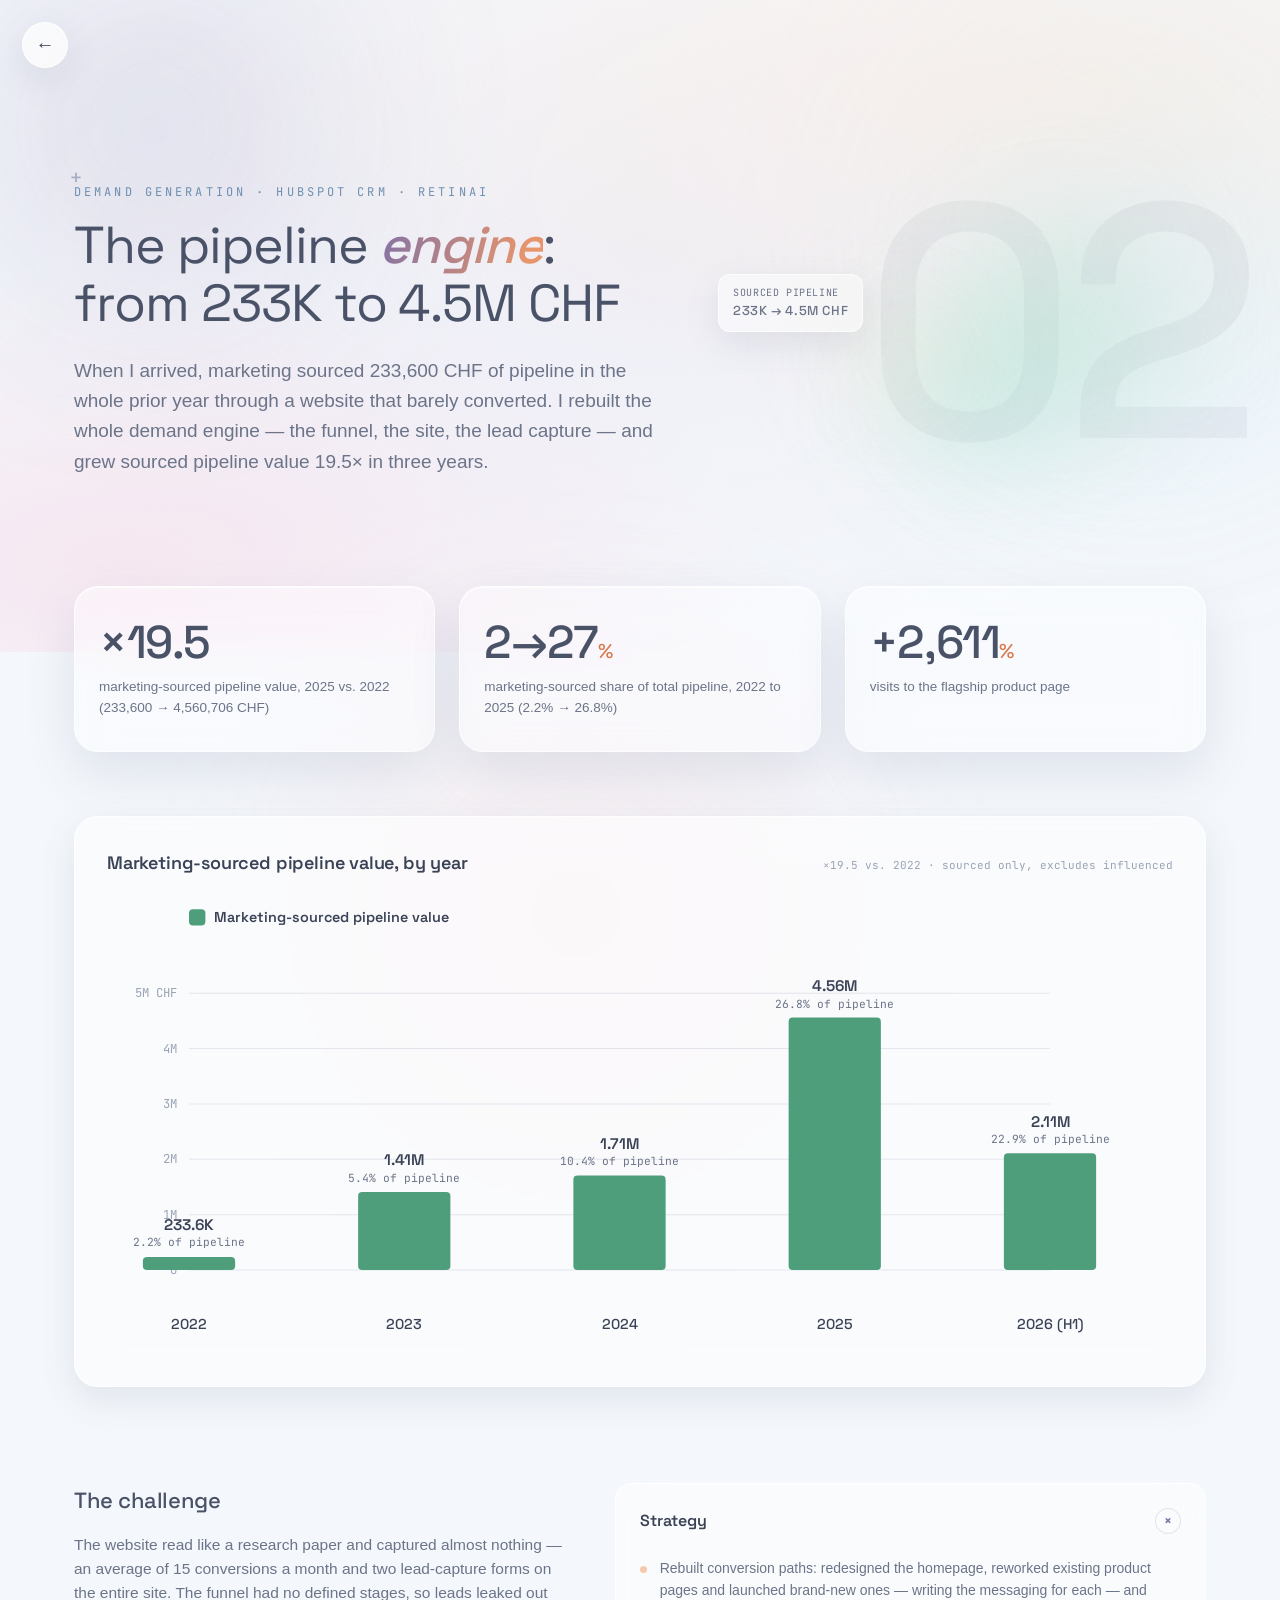
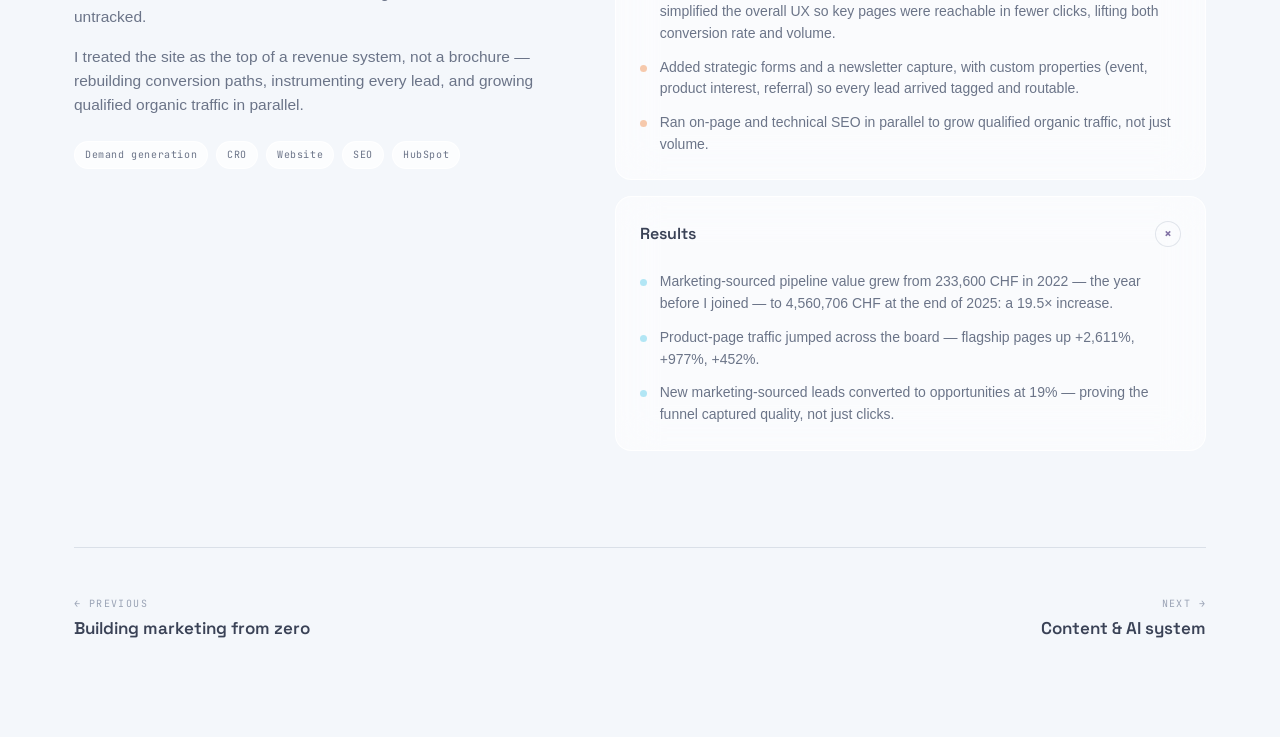
<file: case-02-demand.html>
<!DOCTYPE html>
<html lang="en">
<head>
<meta charset="UTF-8">
<meta name="viewport" content="width=device-width, initial-scale=1.0">
<title>The pipeline engine — Léa Errog</title>
<meta name="description" content="Rebuilding RetinAI's demand engine — from 235K to 6.7M CHF of marketing-sourced pipeline in three years.">
<link rel="preconnect" href="https://fonts.googleapis.com">
<link rel="preconnect" href="https://fonts.gstatic.com" crossorigin>
<link href="https://fonts.googleapis.com/css2?family=Space+Grotesk:wght@400;500;600;700&family=JetBrains+Mono:wght@400;500&display=swap" rel="stylesheet">
<link rel="stylesheet" href="prism.css">
</head>
<body class="tint-teal">
<div class="aura"><span class="a"></span><span class="b"></span><span class="c"></span></div>
<a class="cs-back" href="index.html" aria-label="Back to home">←</a>

<section class="cs-hero">
  <div class="cs-hero-bg"></div>
  <div class="wrap">
    <div class="cs-num">02</div>
    <div class="cs-hero-grid">
      <div class="reveal">
        <div class="eyebrow mk">Demand generation · HubSpot CRM · RetinAI</div>
        <h1>The pipeline <span class="hl">engine</span>: from 233K to 4.5M CHF</h1>
        <p class="cs-standfirst">When I arrived, marketing sourced 233,600 CHF of pipeline in the whole prior year through a website that barely converted. I rebuilt the whole demand engine — the funnel, the site, the lead capture — and grew sourced pipeline value 19.5× in three years.</p>
      </div>
      <div class="cs-visual reveal">
        <div class="cs-orb a"></div>
        <div class="cs-orb b"></div>
        <div class="cs-orb c"></div>
        <div class="chip">SOURCED PIPELINE<b>233K → 4.5M CHF</b></div>
      </div>
    </div>
  </div>
</section>

<div class="wrap">
  <div class="cs-stats">
    <div class="cs-stat glass reveal"><div class="n">×19.5</div><div class="c">marketing-sourced pipeline value, 2025 vs. 2022 (233,600 → 4,560,706 CHF)</div></div>
    <div class="cs-stat glass reveal"><div class="n">2→27<span class="u">%</span></div><div class="c">marketing-sourced share of total pipeline, 2022 to 2025 (2.2% → 26.8%)</div></div>
    <div class="cs-stat glass reveal"><div class="n">+2,611<span class="u">%</span></div><div class="c">visits to the flagship product page</div></div>
  </div>

  <div class="cs-chart glass reveal">
    <div class="chart-head">
      <h3>Marketing-sourced pipeline value, by year</h3>
      <span class="chart-note">×19.5 vs. 2022 · sourced only, excludes influenced</span>
    </div>
    <svg viewBox="0 0 1040 450" role="img" aria-label="Bar chart of marketing-sourced pipeline value by year: 233,600 CHF in 2022 (2.2% of total pipeline), 1,410,137 CHF in 2023 (5.4%), 1,705,410 CHF in 2024 (10.4%), 4,560,706 CHF in 2025 (26.8%), and 2,107,187 CHF in H1 2026 (22.9%).">
      <!-- gridlines -->
      <g stroke="rgba(90,105,140,.14)" stroke-width="1">
        <line x1="80" y1="360" x2="920" y2="360"/>
        <line x1="80" y1="306" x2="920" y2="306"/>
        <line x1="80" y1="252" x2="920" y2="252"/>
        <line x1="80" y1="198" x2="920" y2="198"/>
        <line x1="80" y1="144" x2="920" y2="144"/>
        <line x1="80" y1="90" x2="920" y2="90"/>
      </g>
      <!-- y-axis labels -->
      <g font-family="JetBrains Mono, monospace" font-size="12" fill="#9AA3B5" text-anchor="end">
        <text x="68" y="364">0</text>
        <text x="68" y="310">1M</text>
        <text x="68" y="256">2M</text>
        <text x="68" y="202">3M</text>
        <text x="68" y="148">4M</text>
        <text x="68" y="94">5M CHF</text>
      </g>
      <!-- x-axis labels -->
      <g font-family="Space Grotesk, sans-serif" font-size="14" font-weight="500" fill="#3A4256" text-anchor="middle">
        <text x="80" y="418">2022</text>
        <text x="290" y="418">2023</text>
        <text x="500" y="418">2024</text>
        <text x="710" y="418">2025</text>
        <text x="920" y="418">2026 (H1)</text>
      </g>

      <!-- bars -->
      <g fill="#4E9E7B">
        <rect x="35" y="347.4" width="90" height="12.6" rx="4"/>
        <rect x="245" y="283.9" width="90" height="76.1" rx="4"/>
        <rect x="455" y="267.9" width="90" height="92.1" rx="4"/>
        <rect x="665" y="113.7" width="90" height="246.3" rx="4"/>
        <rect x="875" y="246.2" width="90" height="113.8" rx="4"/>
      </g>

      <!-- CHF value labels -->
      <g font-family="Space Grotesk, sans-serif" font-size="15" font-weight="600" fill="#3A4256" text-anchor="middle">
        <text x="80" y="321">233.6K</text>
        <text x="290" y="258">1.41M</text>
        <text x="500" y="242">1.71M</text>
        <text x="710" y="88">4.56M</text>
        <text x="920" y="220">2.11M</text>
      </g>
      <!-- % of total pipeline sub-labels -->
      <g font-family="JetBrains Mono, monospace" font-size="11" fill="#6B7488" text-anchor="middle">
        <text x="80" y="337">2.2% of pipeline</text>
        <text x="290" y="274">5.4% of pipeline</text>
        <text x="500" y="258">10.4% of pipeline</text>
        <text x="710" y="104">26.8% of pipeline</text>
        <text x="920" y="236">22.9% of pipeline</text>
      </g>

      <!-- legend -->
      <g font-family="Space Grotesk, sans-serif">
        <rect x="80" y="8" width="16" height="16" rx="4" fill="#4E9E7B"/>
        <text x="104" y="20" font-size="14" font-weight="600" fill="#3A4256">Marketing-sourced pipeline value</text>
      </g>
    </svg>
  </div>

  <div class="cs-body">
    <div class="cs-context reveal">
      <h2>The challenge</h2>
      <p>The website read like a research paper and captured almost nothing — an average of 15 conversions a month and two lead-capture forms on the entire site. The funnel had no defined stages, so leads leaked out untracked.</p>
      <p>I treated the site as the top of a revenue system, not a brochure — rebuilding conversion paths, instrumenting every lead, and growing qualified organic traffic in parallel.</p>
      <div class="tags">
        <span>Demand generation</span><span>CRO</span><span>Website</span><span>SEO</span><span>HubSpot</span>
      </div>
    </div>

    <div class="cs-toggles reveal">
      <details class="tg" open>
        <summary>Strategy <span class="ic">+</span></summary>
        <div class="content">
          <ul>
            <li>Rebuilt conversion paths: redesigned the homepage, reworked existing product pages and launched brand-new ones — writing the messaging for each — and simplified the overall UX so key pages were reachable in fewer clicks, lifting both conversion rate and volume.</li>
            <li>Added strategic forms and a newsletter capture, with custom properties (event, product interest, referral) so every lead arrived tagged and routable.</li>
            <li>Ran on-page and technical SEO in parallel to grow qualified organic traffic, not just volume.</li>
          </ul>
        </div>
      </details>
      <details class="tg res" open>
        <summary>Results <span class="ic">+</span></summary>
        <div class="content">
          <ul>
            <li>Marketing-sourced pipeline value grew from 233,600 CHF in 2022 — the year before I joined — to 4,560,706 CHF at the end of 2025: a 19.5× increase.</li>
            <li>Product-page traffic jumped across the board — flagship pages up +2,611%, +977%, +452%.</li>
            <li>New marketing-sourced leads converted to opportunities at 19% — proving the funnel captured quality, not just clicks.</li>
          </ul>
        </div>
      </details>
    </div>
  </div>

  <nav class="cs-nav">
    <a class="prev" href="case-01-attribution.html"><span class="lbl">← Previous</span><span class="t">Building marketing from zero</span></a>
    <a class="next" href="case-03-content-ai.html"><span class="lbl">Next →</span><span class="t">Content &amp; AI system</span></a>
  </nav>
</div>

<script>
const io=new IntersectionObserver((es)=>{es.forEach(e=>{if(e.isIntersecting){e.target.classList.add('in');io.unobserve(e.target)}})},{threshold:.12});
document.querySelectorAll('.reveal').forEach((el,i)=>{el.style.transitionDelay=(Math.min(i,5)*70)+'ms';io.observe(el)});
</script>
</body>
</html>
</file>
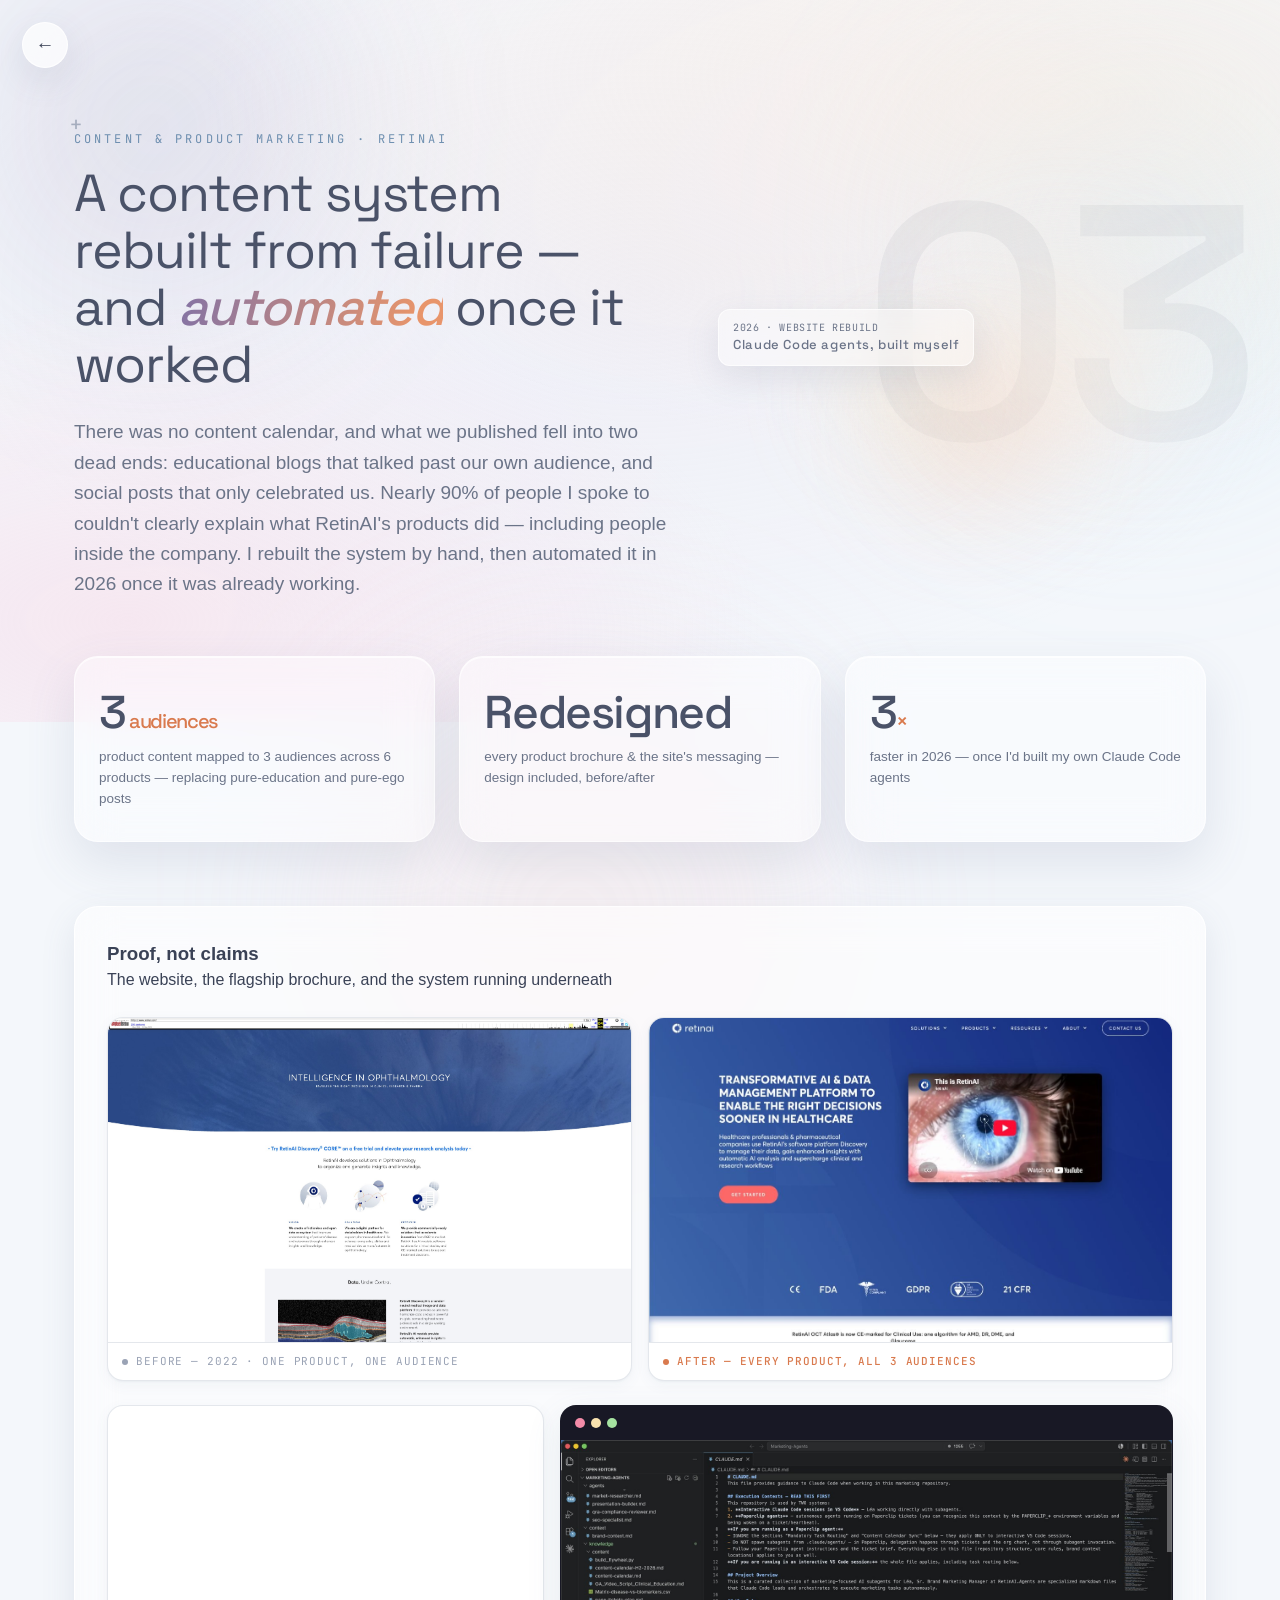
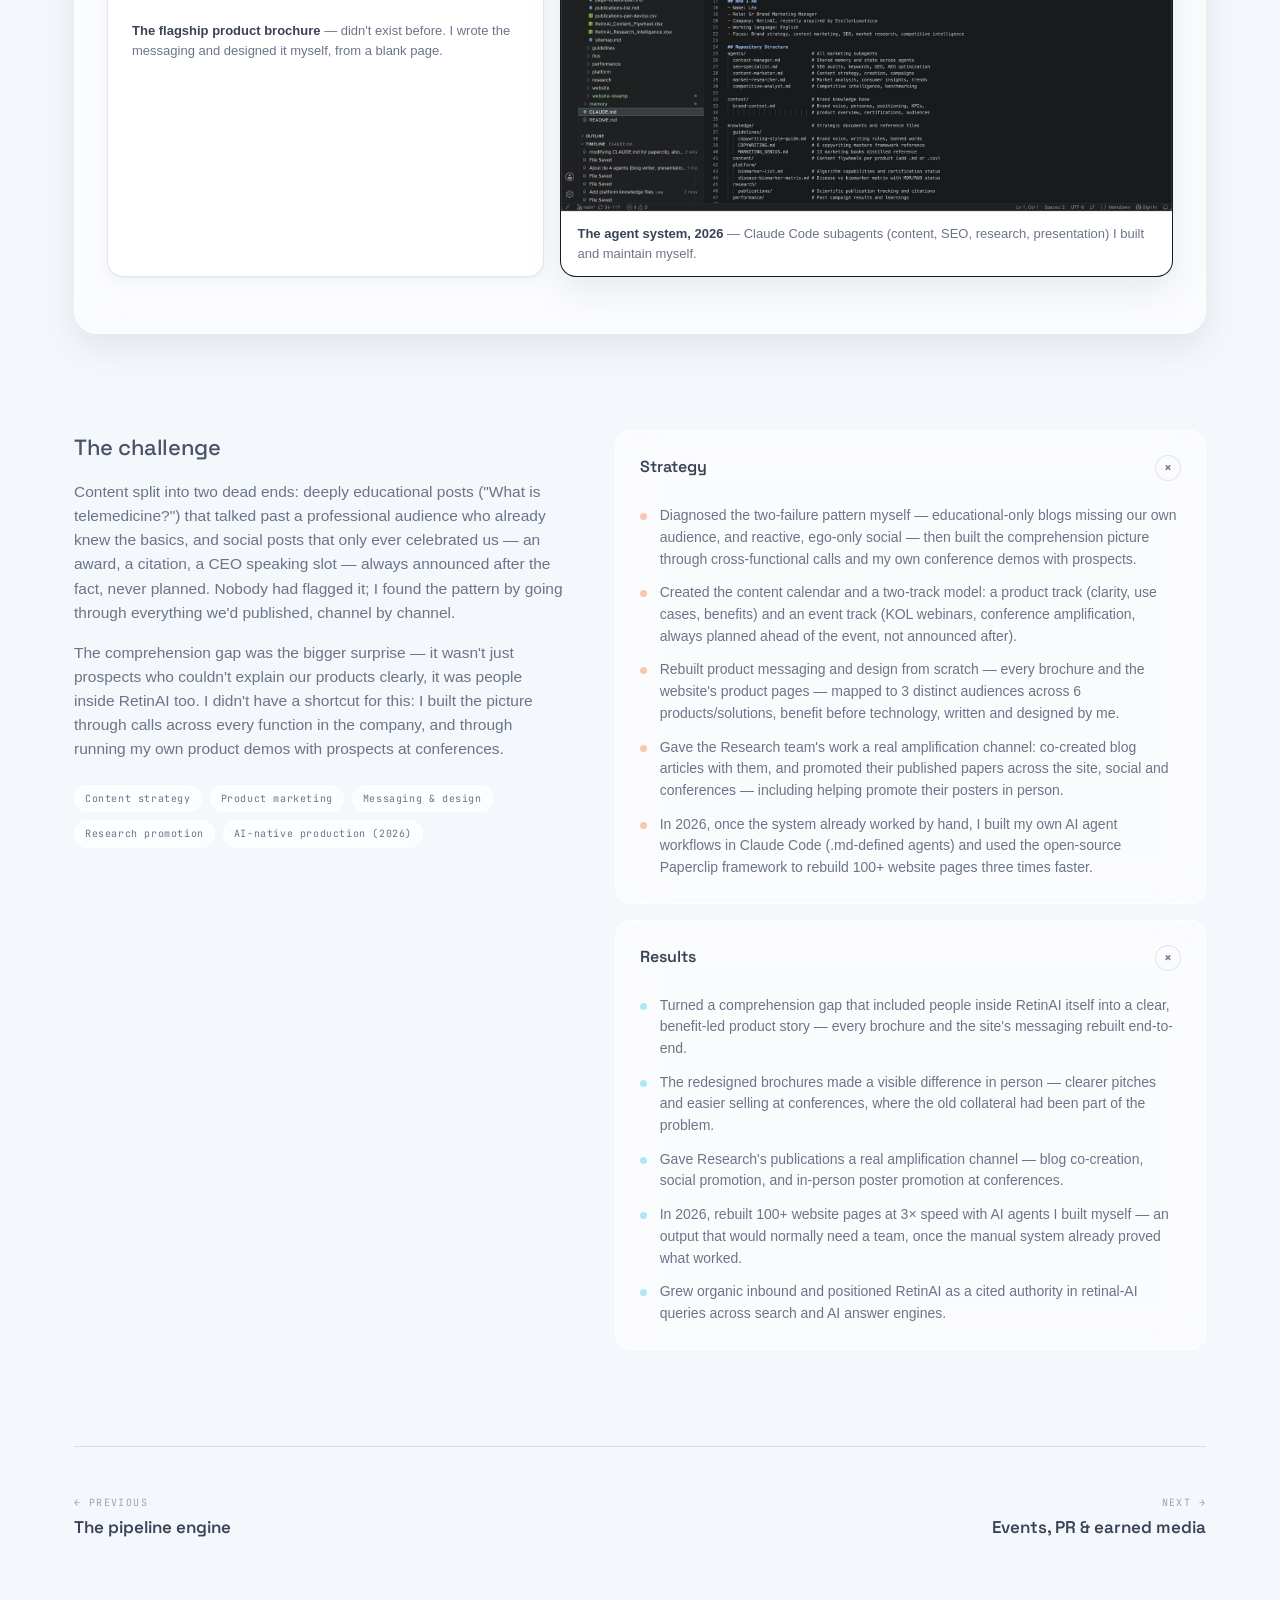
<file: case-03-content-ai.html>
<!DOCTYPE html>
<html lang="en">
<head>
<meta charset="UTF-8">
<meta name="viewport" content="width=device-width, initial-scale=1.0">
<title>A content system rebuilt from failure — Léa Errog</title>
<meta name="description" content="How I rebuilt RetinAI's content and product messaging from two failed approaches — then automated production in 2026 with AI agents I built myself.">
<link rel="preconnect" href="https://fonts.googleapis.com">
<link rel="preconnect" href="https://fonts.gstatic.com" crossorigin>
<link href="https://fonts.googleapis.com/css2?family=Space+Grotesk:wght@400;500;600;700&family=JetBrains+Mono:wght@400;500&display=swap" rel="stylesheet">
<link rel="stylesheet" href="prism.css">
</head>
<body class="tint-coral">
<div class="aura"><span class="a"></span><span class="b"></span><span class="c"></span></div>
<a class="cs-back" href="index.html" aria-label="Back to home">←</a>

<section class="cs-hero">
  <div class="cs-hero-bg"></div>
  <div class="wrap">
    <div class="cs-num">03</div>
    <div class="cs-hero-grid">
      <div class="reveal">
        <div class="eyebrow mk">Content &amp; product marketing · RetinAI</div>
        <h1>A content system rebuilt from failure — and <span class="hl">automated</span> once it worked</h1>
        <p class="cs-standfirst">There was no content calendar, and what we published fell into two dead ends: educational blogs that talked past our own audience, and social posts that only celebrated us. Nearly 90% of people I spoke to couldn't clearly explain what RetinAI's products did — including people inside the company. I rebuilt the system by hand, then automated it in 2026 once it was already working.</p>
      </div>
      <div class="cs-visual reveal">
        <div class="cs-orb a"></div>
        <div class="cs-orb b"></div>
        <div class="cs-orb c"></div>
        <div class="chip">2026 · WEBSITE REBUILD<b>Claude Code agents, built myself</b></div>
      </div>
    </div>
  </div>
</section>

<div class="wrap">
  <div class="cs-stats">
    <div class="cs-stat glass reveal"><div class="n">3<span class="u"> audiences</span></div><div class="c">product content mapped to 3 audiences across 6 products — replacing pure-education and pure-ego posts</div></div>
    <div class="cs-stat glass reveal"><div class="n">Redesigned</div><div class="c">every product brochure &amp; the site's messaging — design included, before/after</div></div>
    <div class="cs-stat glass reveal"><div class="n">3<span class="u">×</span></div><div class="c">faster in 2026 — once I'd built my own Claude Code agents</div></div>
  </div>

  <div class="cs-gallery glass reveal">
    <div class="chart-head">
      <h3>Proof, not claims</h3>
      <span class="chart-note">The website, the flagship brochure, and the system running underneath</span>
    </div>

    <div class="gal-pair">
      <div class="gal-item">
        <img src="homepage-before-crop.jpg" alt="RetinAI homepage in 2022 — a single vague hero for one product and one audience">
        <div class="gal-tag before"><span class="dot"></span>Before — 2022 · one product, one audience</div>
      </div>
      <div class="gal-item">
        <img src="homepage-after-crop.jpg" alt="RetinAI homepage after the redesign — all products and all three audiences visible">
        <div class="gal-tag after"><span class="dot"></span>After — every product, all 3 audiences</div>
      </div>
    </div>

    <div class="gal-pair" style="grid-template-columns:1fr 1.4fr">
      <div class="gal-solo" style="display:flex;align-items:center;padding:var(--s6)">
        <div class="cap" style="border-top:none;padding:0"><b>The flagship product brochure</b> — didn't exist before. I wrote the messaging and designed it myself, from a blank page.</div>
      </div>
      <div class="gal-code">
        <div class="chrome"><span></span><span></span><span></span></div>
        <img src="vscode-crop.jpg" alt="VS Code showing the Claude Code marketing-agents repository, with CLAUDE.md open and a folder of specialised subagents">
        <div class="cap"><b>The agent system, 2026</b> — Claude Code subagents (content, SEO, research, presentation) I built and maintain myself.</div>
      </div>
    </div>
  </div>

  <div class="cs-body">
    <div class="cs-context reveal">
      <h2>The challenge</h2>
      <p>Content split into two dead ends: deeply educational posts ("What is telemedicine?") that talked past a professional audience who already knew the basics, and social posts that only ever celebrated us — an award, a citation, a CEO speaking slot — always announced after the fact, never planned. Nobody had flagged it; I found the pattern by going through everything we'd published, channel by channel.</p>
      <p>The comprehension gap was the bigger surprise — it wasn't just prospects who couldn't explain our products clearly, it was people inside RetinAI too. I didn't have a shortcut for this: I built the picture through calls across every function in the company, and through running my own product demos with prospects at conferences.</p>
      <div class="tags">
        <span>Content strategy</span><span>Product marketing</span><span>Messaging &amp; design</span><span>Research promotion</span><span>AI-native production (2026)</span>
      </div>
    </div>

    <div class="cs-toggles reveal">
      <details class="tg" open>
        <summary>Strategy <span class="ic">+</span></summary>
        <div class="content">
          <ul>
            <li>Diagnosed the two-failure pattern myself — educational-only blogs missing our own audience, and reactive, ego-only social — then built the comprehension picture through cross-functional calls and my own conference demos with prospects.</li>
            <li>Created the content calendar and a two-track model: a product track (clarity, use cases, benefits) and an event track (KOL webinars, conference amplification, always planned ahead of the event, not announced after).</li>
            <li>Rebuilt product messaging and design from scratch — every brochure and the website's product pages — mapped to 3 distinct audiences across 6 products/solutions, benefit before technology, written and designed by me.</li>
            <li>Gave the Research team's work a real amplification channel: co-created blog articles with them, and promoted their published papers across the site, social and conferences — including helping promote their posters in person.</li>
            <li>In 2026, once the system already worked by hand, I built my own AI agent workflows in Claude Code (.md-defined agents) and used the open-source Paperclip framework to rebuild 100+ website pages three times faster.</li>
          </ul>
        </div>
      </details>
      <details class="tg res" open>
        <summary>Results <span class="ic">+</span></summary>
        <div class="content">
          <ul>
            <li>Turned a comprehension gap that included people inside RetinAI itself into a clear, benefit-led product story — every brochure and the site's messaging rebuilt end-to-end.</li>
            <li>The redesigned brochures made a visible difference in person — clearer pitches and easier selling at conferences, where the old collateral had been part of the problem.</li>
            <li>Gave Research's publications a real amplification channel — blog co-creation, social promotion, and in-person poster promotion at conferences.</li>
            <li>In 2026, rebuilt 100+ website pages at 3× speed with AI agents I built myself — an output that would normally need a team, once the manual system already proved what worked.</li>
            <li>Grew organic inbound and positioned RetinAI as a cited authority in retinal-AI queries across search and AI answer engines.</li>
          </ul>
        </div>
      </details>
    </div>
  </div>

  <nav class="cs-nav">
    <a class="prev" href="case-02-demand.html"><span class="lbl">← Previous</span><span class="t">The pipeline engine</span></a>
    <a class="next" href="case-04-events-pr.html"><span class="lbl">Next →</span><span class="t">Events, PR &amp; earned media</span></a>
  </nav>
</div>

<script>
const io=new IntersectionObserver((es)=>{es.forEach(e=>{if(e.isIntersecting){e.target.classList.add('in');io.unobserve(e.target)}})},{threshold:.12});
document.querySelectorAll('.reveal').forEach((el,i)=>{el.style.transitionDelay=(Math.min(i,5)*70)+'ms';io.observe(el)});
</script>
</body>
</html>
</file>
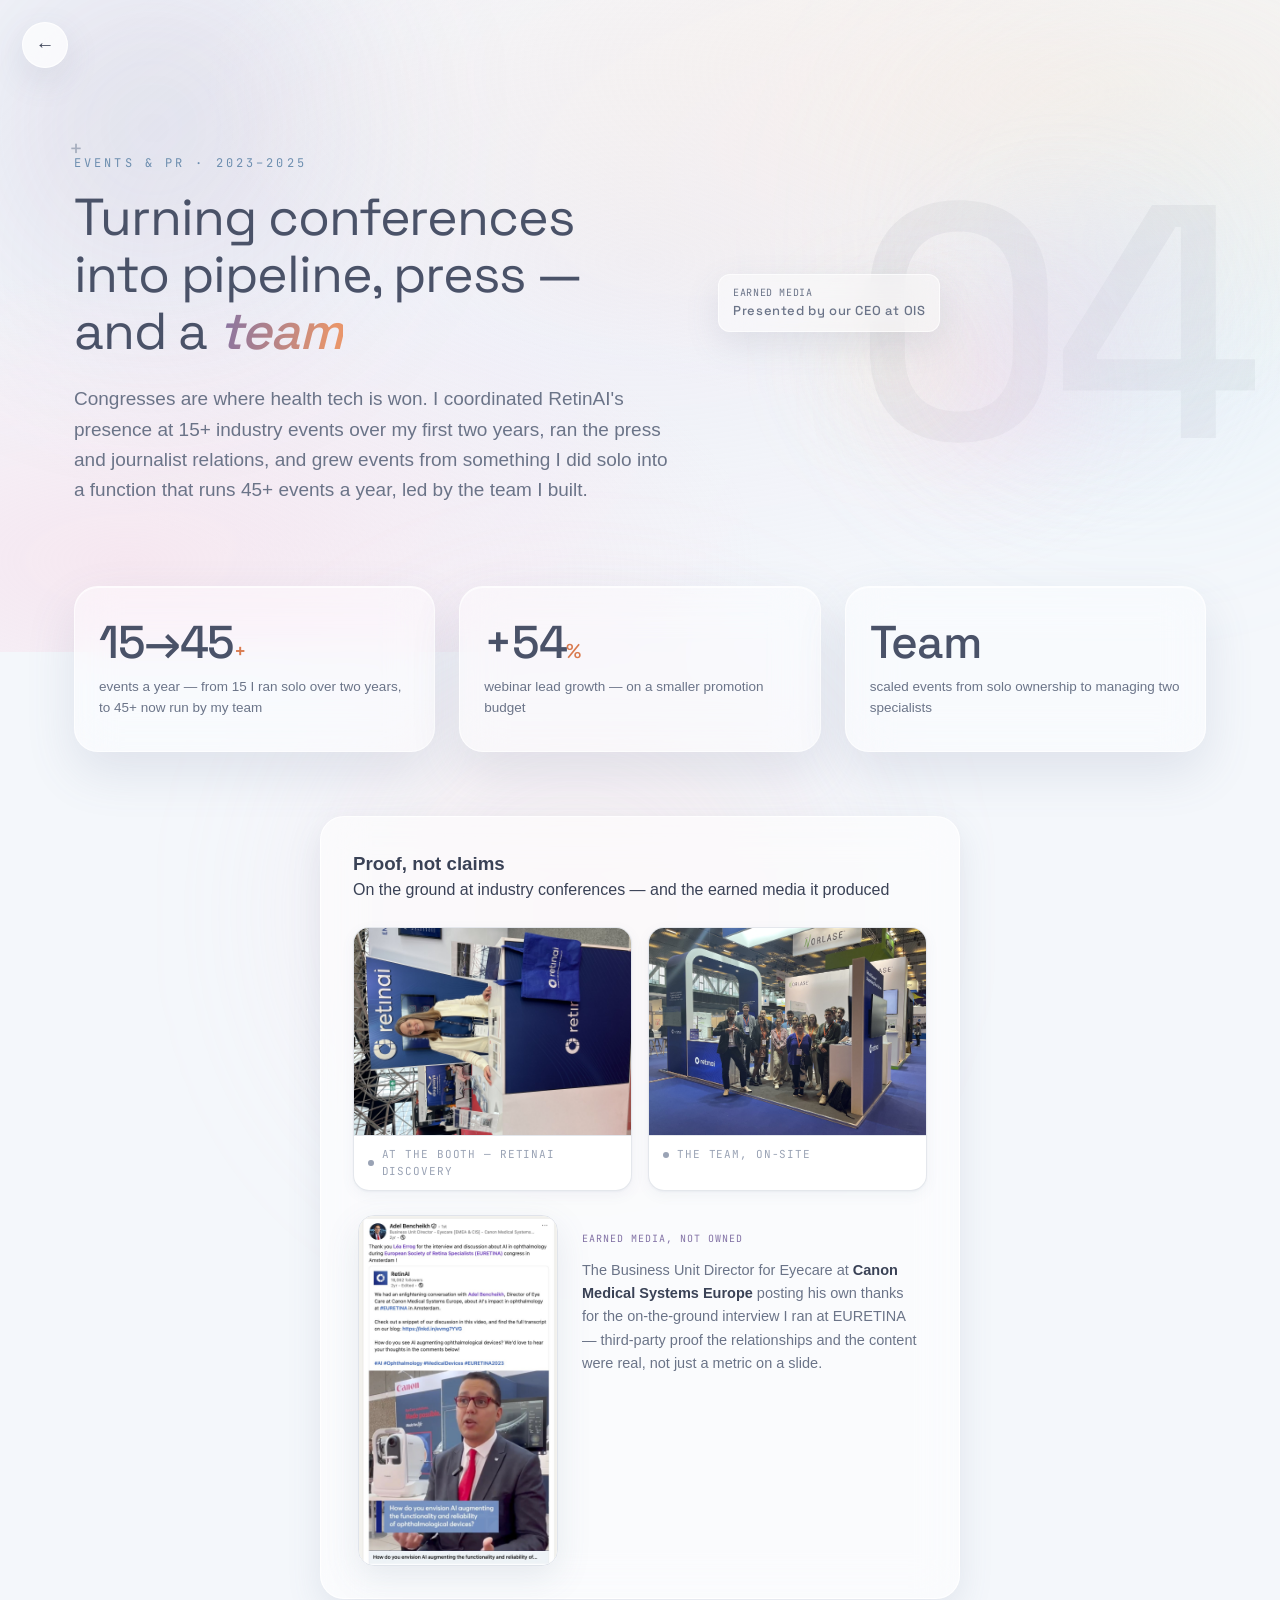
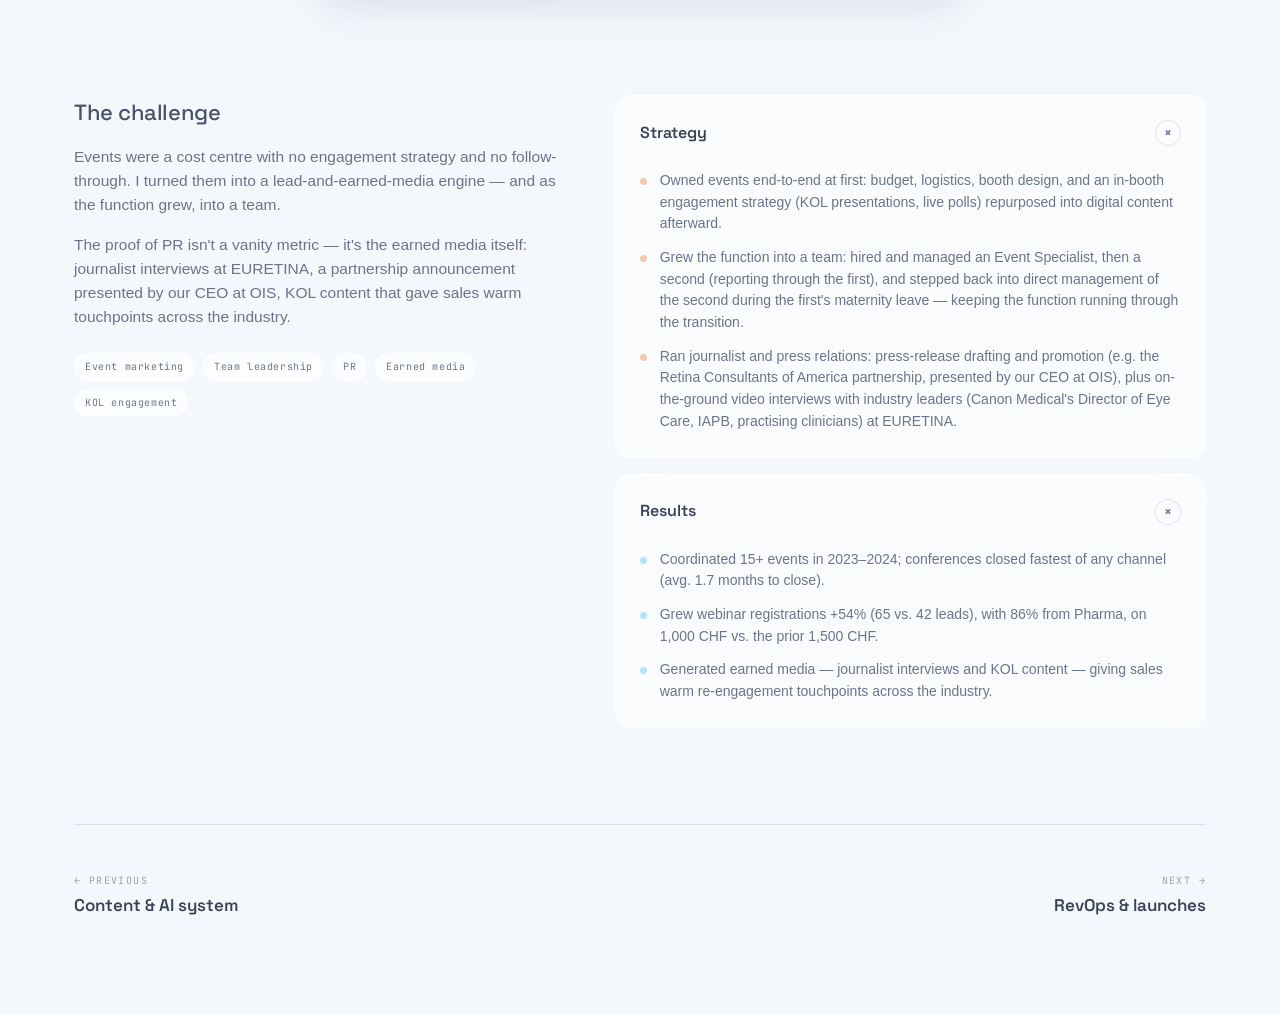
<file: case-04-events-pr.html>
<!DOCTYPE html>
<html lang="en">
<head>
<meta charset="UTF-8">
<meta name="viewport" content="width=device-width, initial-scale=1.0">
<title>Events, PR &amp; earned media — Léa Errog</title>
<meta name="description" content="Turning conferences into pipeline and press — 15+ events, journalist relations, and a team I built and led.">
<link rel="preconnect" href="https://fonts.googleapis.com">
<link rel="preconnect" href="https://fonts.gstatic.com" crossorigin>
<link href="https://fonts.googleapis.com/css2?family=Space+Grotesk:wght@400;500;600;700&family=JetBrains+Mono:wght@400;500&display=swap" rel="stylesheet">
<link rel="stylesheet" href="prism.css">
</head>
<body class="tint-prisme">
<div class="aura"><span class="a"></span><span class="b"></span><span class="c"></span></div>
<a class="cs-back" href="index.html" aria-label="Back to home">←</a>

<section class="cs-hero">
  <div class="cs-hero-bg"></div>
  <div class="wrap">
    <div class="cs-num">04</div>
    <div class="cs-hero-grid">
      <div class="reveal">
        <div class="eyebrow mk">Events &amp; PR · 2023–2025</div>
        <h1>Turning conferences into pipeline, press — and a <span class="hl">team</span></h1>
        <p class="cs-standfirst">Congresses are where health tech is won. I coordinated RetinAI's presence at 15+ industry events over my first two years, ran the press and journalist relations, and grew events from something I did solo into a function that runs 45+ events a year, led by the team I built.</p>
      </div>
      <div class="cs-visual reveal">
        <div class="cs-orb a"></div>
        <div class="cs-orb b"></div>
        <div class="cs-orb c"></div>
        <div class="chip">EARNED MEDIA<b>Presented by our CEO at OIS</b></div>
      </div>
    </div>
  </div>
</section>

<div class="wrap">
  <div class="cs-stats">
    <div class="cs-stat glass reveal"><div class="n">15→45<span class="u">+</span></div><div class="c">events a year — from 15 I ran solo over two years, to 45+ now run by my team</div></div>
    <div class="cs-stat glass reveal"><div class="n">+54<span class="u">%</span></div><div class="c">webinar lead growth — on a smaller promotion budget</div></div>
    <div class="cs-stat glass reveal"><div class="n">Team</div><div class="c">scaled events from solo ownership to managing two specialists</div></div>
  </div>

  <div class="cs-gallery compact glass reveal">
    <div class="chart-head">
      <h3>Proof, not claims</h3>
      <span class="chart-note">On the ground at industry conferences — and the earned media it produced</span>
    </div>

    <div class="gal-pair">
      <div class="gal-item">
        <img src="booth-solo-web.jpg" alt="Léa Errog at the RetinAI booth at a European ophthalmology conference">
        <div class="gal-tag before"><span class="dot"></span>At the booth — RetinAI Discovery</div>
      </div>
      <div class="gal-item">
        <img src="booth-group-web.jpg" alt="The RetinAI team at the booth at an ophthalmology industry conference">
        <div class="gal-tag before"><span class="dot"></span>The team, on-site</div>
      </div>
    </div>

    <div class="gal-testimonial" style="margin-top:var(--s6)">
      <div class="shot">
        <img src="linkedin-canon-web.jpg" alt="LinkedIn post by Adel Bencheikh, Business Unit Director for Eyecare at Canon Medical Systems Europe, thanking Léa Errog for the interview and discussion about AI in ophthalmology at the EURETINA congress">
      </div>
      <div class="note">
        <div class="kicker">Earned media, not owned</div>
        <p>The Business Unit Director for Eyecare at <b>Canon Medical Systems Europe</b> posting his own thanks for the on-the-ground interview I ran at EURETINA — third-party proof the relationships and the content were real, not just a metric on a slide.</p>
      </div>
    </div>
  </div>

  <div class="cs-body">
    <div class="cs-context reveal">
      <h2>The challenge</h2>
      <p>Events were a cost centre with no engagement strategy and no follow-through. I turned them into a lead-and-earned-media engine — and as the function grew, into a team.</p>
      <p>The proof of PR isn't a vanity metric — it's the earned media itself: journalist interviews at EURETINA, a partnership announcement presented by our CEO at OIS, KOL content that gave sales warm touchpoints across the industry.</p>
      <div class="tags">
        <span>Event marketing</span><span>Team leadership</span><span>PR</span><span>Earned media</span><span>KOL engagement</span>
      </div>
    </div>

    <div class="cs-toggles reveal">
      <details class="tg" open>
        <summary>Strategy <span class="ic">+</span></summary>
        <div class="content">
          <ul>
            <li>Owned events end-to-end at first: budget, logistics, booth design, and an in-booth engagement strategy (KOL presentations, live polls) repurposed into digital content afterward.</li>
            <li>Grew the function into a team: hired and managed an Event Specialist, then a second (reporting through the first), and stepped back into direct management of the second during the first's maternity leave — keeping the function running through the transition.</li>
            <li>Ran journalist and press relations: press-release drafting and promotion (e.g. the Retina Consultants of America partnership, presented by our CEO at OIS), plus on-the-ground video interviews with industry leaders (Canon Medical's Director of Eye Care, IAPB, practising clinicians) at EURETINA.</li>
          </ul>
        </div>
      </details>
      <details class="tg res" open>
        <summary>Results <span class="ic">+</span></summary>
        <div class="content">
          <ul>
            <li>Coordinated 15+ events in 2023–2024; conferences closed fastest of any channel (avg. 1.7 months to close).</li>
            <li>Grew webinar registrations +54% (65 vs. 42 leads), with 86% from Pharma, on 1,000 CHF vs. the prior 1,500 CHF.</li>
            <li>Generated earned media — journalist interviews and KOL content — giving sales warm re-engagement touchpoints across the industry.</li>
          </ul>
        </div>
      </details>
    </div>
  </div>

  <nav class="cs-nav">
    <a class="prev" href="case-03-content-ai.html"><span class="lbl">← Previous</span><span class="t">Content &amp; AI system</span></a>
    <a class="next" href="case-05-revops.html"><span class="lbl">Next →</span><span class="t">RevOps &amp; launches</span></a>
  </nav>
</div>

<script>
const io=new IntersectionObserver((es)=>{es.forEach(e=>{if(e.isIntersecting){e.target.classList.add('in');io.unobserve(e.target)}})},{threshold:.12});
document.querySelectorAll('.reveal').forEach((el,i)=>{el.style.transitionDelay=(Math.min(i,5)*70)+'ms';io.observe(el)});
</script>
</body>
</html>
</file>
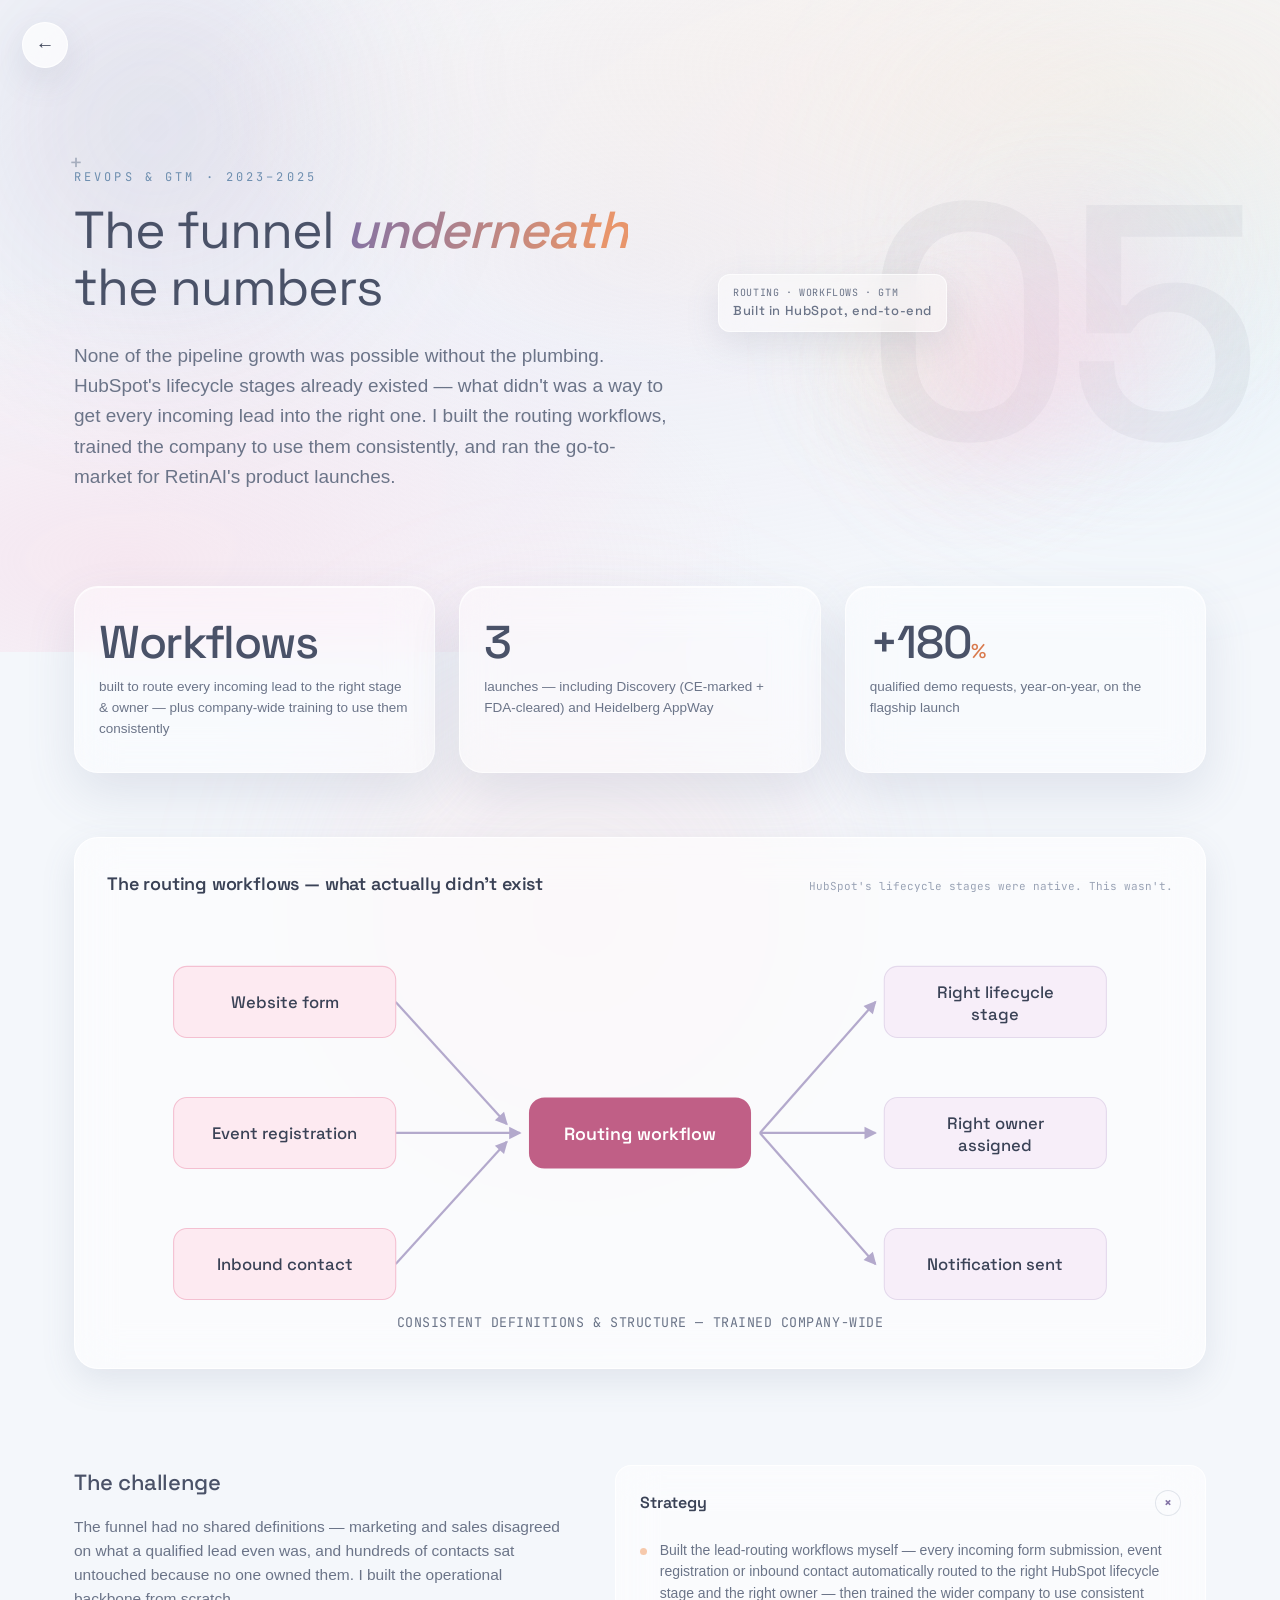
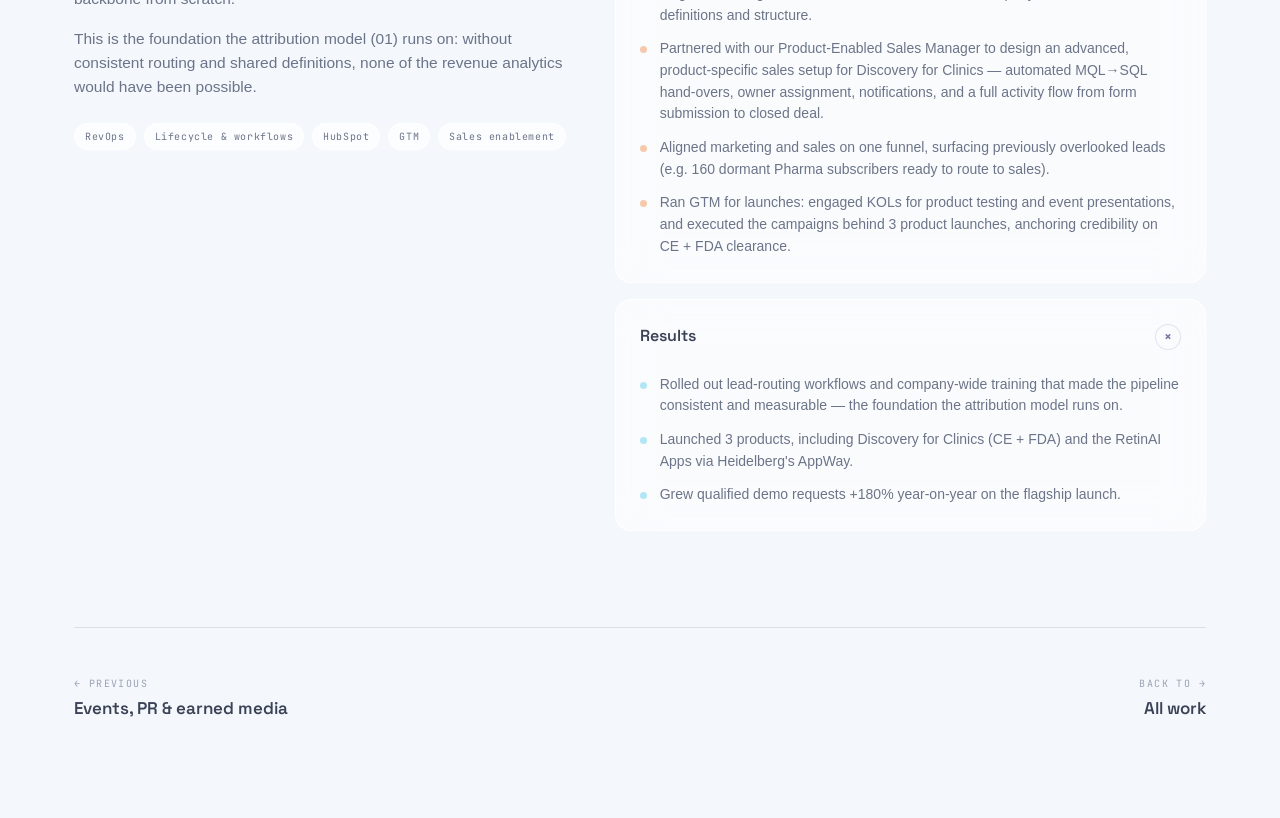
<file: case-05-revops.html>
<!DOCTYPE html>
<html lang="en">
<head>
<meta charset="UTF-8">
<meta name="viewport" content="width=device-width, initial-scale=1.0">
<title>RevOps &amp; launches — Léa Errog</title>
<meta name="description" content="The operational backbone behind the pipeline — lifecycle stages, automated workflows, sales alignment, and GTM for three product launches.">
<link rel="preconnect" href="https://fonts.googleapis.com">
<link rel="preconnect" href="https://fonts.gstatic.com" crossorigin>
<link href="https://fonts.googleapis.com/css2?family=Space+Grotesk:wght@400;500;600;700&family=JetBrains+Mono:wght@400;500&display=swap" rel="stylesheet">
<link rel="stylesheet" href="prism.css">
</head>
<body class="tint-aurora">
<div class="aura"><span class="a"></span><span class="b"></span><span class="c"></span></div>
<a class="cs-back" href="index.html" aria-label="Back to home">←</a>

<section class="cs-hero">
  <div class="cs-hero-bg"></div>
  <div class="wrap">
    <div class="cs-num">05</div>
    <div class="cs-hero-grid">
      <div class="reveal">
        <div class="eyebrow mk">RevOps &amp; GTM · 2023–2025</div>
        <h1>The funnel <span class="hl">underneath</span> the numbers</h1>
        <p class="cs-standfirst">None of the pipeline growth was possible without the plumbing. HubSpot's lifecycle stages already existed — what didn't was a way to get every incoming lead into the right one. I built the routing workflows, trained the company to use them consistently, and ran the go-to-market for RetinAI's product launches.</p>
      </div>
      <div class="cs-visual reveal">
        <div class="cs-orb a"></div>
        <div class="cs-orb b"></div>
        <div class="cs-orb c"></div>
        <div class="chip">ROUTING · WORKFLOWS · GTM<b>Built in HubSpot, end-to-end</b></div>
      </div>
    </div>
  </div>
</section>

<div class="wrap">
  <div class="cs-stats">
    <div class="cs-stat glass reveal"><div class="n">Workflows</div><div class="c">built to route every incoming lead to the right stage &amp; owner — plus company-wide training to use them consistently</div></div>
    <div class="cs-stat glass reveal"><div class="n">3</div><div class="c">launches — including Discovery (CE-marked + FDA-cleared) and Heidelberg AppWay</div></div>
    <div class="cs-stat glass reveal"><div class="n">+180<span class="u">%</span></div><div class="c">qualified demo requests, year-on-year, on the flagship launch</div></div>
  </div>

  <div class="cs-chart glass reveal">
    <div class="chart-head">
      <h3>The routing workflows — what actually didn't exist</h3>
      <span class="chart-note">HubSpot's lifecycle stages were native. This wasn't.</span>
    </div>
    <svg viewBox="0 0 960 380" role="img" aria-label="Diagram showing three lead sources — website form, event registration, inbound contact — flowing into a routing workflow, which assigns the correct lifecycle stage, the correct owner, and sends a notification, with consistent definitions applied company-wide.">
      <defs>
        <marker id="arrowhead" viewBox="0 0 10 10" refX="8" refY="5" markerWidth="7" markerHeight="7" orient="auto-start-reverse">
          <path d="M1,1 L9,5 L1,9 Z" fill="#B3A9CC"/>
        </marker>
      </defs>
      <!-- connecting lines -->
      <g stroke="#B3A9CC" stroke-width="2" fill="none" marker-end="url(#arrowhead)">
        <path d="M260,72 L360,182"/>
        <path d="M260,190 L372,190"/>
        <path d="M260,308 L360,198"/>
        <path d="M588,190 L692,72"/>
        <path d="M588,190 L692,190"/>
        <path d="M588,190 L692,308"/>
      </g>

      <!-- input boxes -->
      <g font-family="Space Grotesk, sans-serif" font-size="15" font-weight="500" fill="#3A4256">
        <rect x="60" y="40" width="200" height="64" rx="12" fill="#FDEAF1" stroke="#F4C0D1"/>
        <text x="160" y="77" text-anchor="middle">Website form</text>
        <rect x="60" y="158" width="200" height="64" rx="12" fill="#FDEAF1" stroke="#F4C0D1"/>
        <text x="160" y="195" text-anchor="middle">Event registration</text>
        <rect x="60" y="276" width="200" height="64" rx="12" fill="#FDEAF1" stroke="#F4C0D1"/>
        <text x="160" y="313" text-anchor="middle">Inbound contact</text>
      </g>

      <!-- center box -->
      <rect x="380" y="158" width="200" height="64" rx="14" fill="#C05F86"/>
      <text x="480" y="196" text-anchor="middle" font-family="Space Grotesk, sans-serif" font-size="16" font-weight="600" fill="#FFFFFF">Routing workflow</text>

      <!-- output boxes -->
      <g font-family="Space Grotesk, sans-serif" font-size="15" font-weight="500" fill="#3A4256">
        <rect x="700" y="40" width="200" height="64" rx="12" fill="#F7EEF9" stroke="#E4D9EC"/>
        <text x="800" y="68" text-anchor="middle">Right lifecycle</text>
        <text x="800" y="88" text-anchor="middle">stage</text>
        <rect x="700" y="158" width="200" height="64" rx="12" fill="#F7EEF9" stroke="#E4D9EC"/>
        <text x="800" y="186" text-anchor="middle">Right owner</text>
        <text x="800" y="206" text-anchor="middle">assigned</text>
        <rect x="700" y="276" width="200" height="64" rx="12" fill="#F7EEF9" stroke="#E4D9EC"/>
        <text x="800" y="313" text-anchor="middle">Notification sent</text>
      </g>

      <!-- bottom banner -->
      <text x="480" y="365" text-anchor="middle" font-family="JetBrains Mono, monospace" font-size="12" letter-spacing="0.04em" fill="#6B7488">CONSISTENT DEFINITIONS &amp; STRUCTURE — TRAINED COMPANY-WIDE</text>
    </svg>
  </div>

  <div class="cs-body">
    <div class="cs-context reveal">
      <h2>The challenge</h2>
      <p>The funnel had no shared definitions — marketing and sales disagreed on what a qualified lead even was, and hundreds of contacts sat untouched because no one owned them. I built the operational backbone from scratch.</p>
      <p>This is the foundation the attribution model (01) runs on: without consistent routing and shared definitions, none of the revenue analytics would have been possible.</p>
      <div class="tags">
        <span>RevOps</span><span>Lifecycle &amp; workflows</span><span>HubSpot</span><span>GTM</span><span>Sales enablement</span>
      </div>
    </div>

    <div class="cs-toggles reveal">
      <details class="tg" open>
        <summary>Strategy <span class="ic">+</span></summary>
        <div class="content">
          <ul>
            <li>Built the lead-routing workflows myself — every incoming form submission, event registration or inbound contact automatically routed to the right HubSpot lifecycle stage and the right owner — then trained the wider company to use consistent definitions and structure.</li>
            <li>Partnered with our Product-Enabled Sales Manager to design an advanced, product-specific sales setup for Discovery for Clinics — automated MQL→SQL hand-overs, owner assignment, notifications, and a full activity flow from form submission to closed deal.</li>
            <li>Aligned marketing and sales on one funnel, surfacing previously overlooked leads (e.g. 160 dormant Pharma subscribers ready to route to sales).</li>
            <li>Ran GTM for launches: engaged KOLs for product testing and event presentations, and executed the campaigns behind 3 product launches, anchoring credibility on CE + FDA clearance.</li>
          </ul>
        </div>
      </details>
      <details class="tg res" open>
        <summary>Results <span class="ic">+</span></summary>
        <div class="content">
          <ul>
            <li>Rolled out lead-routing workflows and company-wide training that made the pipeline consistent and measurable — the foundation the attribution model runs on.</li>
            <li>Launched 3 products, including Discovery for Clinics (CE + FDA) and the RetinAI Apps via Heidelberg's AppWay.</li>
            <li>Grew qualified demo requests +180% year-on-year on the flagship launch.</li>
          </ul>
        </div>
      </details>
    </div>
  </div>

  <nav class="cs-nav">
    <a class="prev" href="case-04-events-pr.html"><span class="lbl">← Previous</span><span class="t">Events, PR &amp; earned media</span></a>
    <a class="next" href="index.html"><span class="lbl">Back to →</span><span class="t">All work</span></a>
  </nav>
</div>

<script>
const io=new IntersectionObserver((es)=>{es.forEach(e=>{if(e.isIntersecting){e.target.classList.add('in');io.unobserve(e.target)}})},{threshold:.12});
document.querySelectorAll('.reveal').forEach((el,i)=>{el.style.transitionDelay=(Math.min(i,5)*70)+'ms';io.observe(el)});
</script>
</body>
</html>
</file>
<file: prism.css>
/* ============================================================
   PRISM — shared design system for Léa Errog's portfolio
   Light, prismatic, glass. Reused by every page.
   ============================================================ */

:root{
  --chalk:#F7F9FB;--frost:#EDF1F4;--ice:#C3D5EA;--photon:#B2E6F5;
  --vectoris:#587FA4;--prisme:#8272A5;
  --radiance:#FCEBDD;--phare:#E79A63;--flux:#F6E6A8;--aurora:#F9D0E2;
  --accent:#E8956B;--accent-deep:#D97A4E;--accent-soft:#F6C9AC;

  --bg:#F4F7FB;--bg-elev:#FFFFFF;
  --surface:rgba(255,255,255,0.55);
  --surface-strong:rgba(255,255,255,0.72);
  --surface-brd:rgba(255,255,255,0.85);
  --ink:#3A4256;--ink-soft:#6B7488;--ink-faint:#9AA3B5;
  --hairline:rgba(90,105,140,0.16);

  --glass-blur:22px;
  --shadow-sm:0 1px 2px rgba(90,105,140,.06),0 4px 14px rgba(90,105,140,.06);
  --shadow-md:0 12px 34px rgba(90,105,140,.13);
  --shadow-lg:0 30px 70px rgba(90,105,140,.18);

  --font-display:"Space Grotesk",-apple-system,BlinkMacSystemFont,"Segoe UI",sans-serif;
  --font-body:-apple-system,BlinkMacSystemFont,"Segoe UI",Roboto,Helvetica,Arial,sans-serif;
  --font-mono:"JetBrains Mono",ui-monospace,SFMono-Regular,Menlo,monospace;

  --s2:8px;--s3:12px;--s4:16px;--s6:24px;--s8:32px;--s12:48px;--s16:64px;--s24:96px;--s32:128px;
  --r-s:10px;--r-m:16px;--r-l:24px;--r-xl:34px;--r-pill:999px;

  /* iridescent recipes */
  --iris-1:linear-gradient(135deg,#DCE7F3 0%,#C9E4F1 35%,#E4D9EC 68%,#FCEBDD 100%);
  --iris-2:linear-gradient(150deg,#E8E1F0 0%,#C9E4F1 40%,#F9D0E2 75%,#F6E6A8 100%);
  --iris-3:linear-gradient(120deg,#B2E6F5 0%,#8272A5 55%,#F6C9AC 100%);
}

*{box-sizing:border-box;margin:0;padding:0}
html{scroll-behavior:smooth}
body{
  font-family:var(--font-body);
  background:var(--bg);
  color:var(--ink);
  line-height:1.55;
  -webkit-font-smoothing:antialiased;
  overflow-x:hidden;
}

/* ambient prismatic wash — shared */
.aura{position:fixed;inset:0;z-index:0;pointer-events:none}
.aura span{position:absolute;border-radius:50%;filter:blur(100px);opacity:.65}
.aura .a{width:44vw;height:44vw;left:-10vw;top:-12vw;background:radial-gradient(circle,rgba(130,114,165,.4),transparent 62%)}
.aura .b{width:50vw;height:50vw;right:-14vw;top:-6vw;background:radial-gradient(circle,rgba(178,230,245,.6),transparent 62%)}
.aura .c{width:42vw;height:42vw;left:24vw;bottom:-22vw;background:radial-gradient(circle,rgba(252,235,221,.55),rgba(249,208,226,.35) 55%,transparent 70%)}

.wrap{position:relative;z-index:1;max-width:1180px;margin:0 auto;padding:0 var(--s6)}

/* crosshair marker */
.mk{position:relative}
.mk::before{content:"+";position:absolute;top:-16px;left:-4px;color:var(--ink-faint);
  font-family:var(--font-mono);font-weight:400;font-size:20px;line-height:1}

/* nav pill */
.nav{position:fixed;top:22px;left:50%;transform:translateX(-50%);z-index:50;
  display:flex;align-items:center;gap:6px;padding:6px 6px 6px 18px;
  background:var(--surface-strong);backdrop-filter:blur(var(--glass-blur));
  border:1px solid var(--surface-brd);border-radius:var(--r-pill);box-shadow:var(--shadow-md);
  transition:transform .4s cubic-bezier(.2,.8,.2,1),opacity .4s}
.nav.nav-hidden{transform:translateX(-50%) translateY(-140%);opacity:0;pointer-events:none}
.nav .brand{font-family:var(--font-display);font-weight:700;font-size:15px;letter-spacing:-.02em;margin-right:12px;display:flex;align-items:center;gap:8px;color:var(--ink);text-decoration:none}
.nav .brand .dot{width:9px;height:9px;border-radius:50%;
  background:conic-gradient(from 180deg,var(--photon),var(--prisme),var(--accent-soft),var(--photon))}
.nav .brand .avatar-nav{width:28px;height:28px;border-radius:50%;object-fit:cover;
  border:1.5px solid rgba(255,255,255,.9);box-shadow:0 2px 8px rgba(90,105,140,.2)}
.nav a.link{color:var(--ink-soft);text-decoration:none;font-size:13.5px;font-weight:500;padding:8px 14px;border-radius:var(--r-pill);transition:all .2s}
.nav a.link:hover{color:var(--ink);background:rgba(255,255,255,.5)}
.nav a.cta{background:var(--ink);color:#fff;font-size:13.5px;font-weight:600;padding:9px 16px;border-radius:var(--r-pill);text-decoration:none;transition:background .2s}
.nav a.cta:hover{background:var(--accent-deep)}
@media(max-width:640px){.nav a.link{display:none}}

/* glass panel */
.glass{background:var(--surface);backdrop-filter:blur(var(--glass-blur));
  border:1px solid var(--surface-brd);border-radius:var(--r-l);box-shadow:var(--shadow-md)}

/* eyebrow / labels */
.eyebrow{font-family:var(--font-mono);font-size:12px;letter-spacing:.26em;text-transform:uppercase;color:var(--prisme)}
.eyelabel{font-family:var(--font-mono);font-size:11px;letter-spacing:.2em;text-transform:uppercase;color:var(--ink-faint)}

/* buttons */
.btn{font-family:var(--font-body);font-weight:600;font-size:14px;padding:12px 22px;border-radius:var(--r-pill);
  border:1px solid transparent;cursor:pointer;transition:all .2s;display:inline-flex;gap:9px;align-items:center;text-decoration:none}
.btn:focus-visible{outline:2px solid var(--prisme);outline-offset:3px}
.btn-primary{background:var(--accent);color:#fff}
.btn-primary:hover{background:var(--accent-deep);transform:translateY(-1px)}
.btn-ghost{background:var(--surface-strong);backdrop-filter:blur(10px);border-color:var(--surface-brd);color:var(--ink)}
.btn-ghost:hover{border-color:var(--prisme);color:var(--prisme)}

/* arrow circle */
.arrow-circle{width:44px;height:44px;border-radius:50%;background:var(--ink);color:#fff;
  display:inline-flex;align-items:center;justify-content:center;font-size:18px;transition:all .25s;flex-shrink:0}

/* reveal on scroll */
.reveal{opacity:0;transform:translateY(24px);transition:opacity .7s ease,transform .7s cubic-bezier(.2,.8,.2,1)}
.reveal.in{opacity:1;transform:none}

@media(prefers-reduced-motion:reduce){
  *{animation:none!important;transition:none!important;scroll-behavior:auto!important}
  .reveal{opacity:1;transform:none}
}

/* ============================================================
   CASE STUDY PAGE LAYOUT (shared by all 5 case pages)
   ============================================================ */
.cs-back{position:fixed;top:22px;left:22px;z-index:50;width:46px;height:46px;border-radius:50%;
  background:var(--surface-strong);backdrop-filter:blur(var(--glass-blur));border:1px solid var(--surface-brd);
  box-shadow:var(--shadow-md);display:flex;align-items:center;justify-content:center;color:var(--ink);text-decoration:none;font-size:19px;transition:all .2s}
.cs-back:hover{border-color:var(--prisme);color:var(--prisme);transform:translateX(-2px)}

/* hero of a case study: giant number + out-of-frame iridescent visual */
.cs-hero{position:relative;padding:130px 0 var(--s8);overflow:visible}
.cs-hero-bg{position:absolute;top:0;left:0;right:0;bottom:-90px;z-index:0;pointer-events:none;
  background:radial-gradient(120% 90% at 82% 14%,var(--tint-a,rgba(252,235,221,.5)),transparent 55%),
             radial-gradient(90% 80% at 10% 86%,var(--tint-b,rgba(249,208,226,.4)),transparent 55%),
             radial-gradient(90% 90% at 50% 40%,rgba(226,217,236,.28),transparent 62%)}
.cs-hero .eyebrow{margin-bottom:var(--s4);color:var(--vectoris);opacity:.85}
.cs-hero-grid{display:grid;grid-template-columns:1.1fr 0.9fr;gap:var(--s12);align-items:center}
.cs-num{position:absolute;top:60px;right:-20px;font-family:var(--font-display);font-weight:500;
  font-size:clamp(150px,26vw,340px);letter-spacing:-.04em;line-height:.8;color:#4A5268;opacity:.06;z-index:0;pointer-events:none}
.cs-hero h1{font-family:var(--font-display);font-weight:400;letter-spacing:-.02em;line-height:1.1;
  font-size:clamp(30px,4.2vw,52px);margin-bottom:var(--s6);position:relative;z-index:2;color:#4A5268}
.cs-standfirst{font-size:clamp(15px,1.8vw,19px);color:var(--ink-soft);max-width:600px;position:relative;z-index:2;line-height:1.6}

/* per-case colour echo (matches its folder on the home) */
.tint-photon{--orb:linear-gradient(120deg,#B2E6F5,#587FA4 60%,#C9E4F1);--orb-b:linear-gradient(150deg,#EAF6FB,#C9E4F1 55%,#B2E6F5)}
.tint-teal  {--orb:linear-gradient(120deg,#B4E1CB,#6FB89A 60%,#C9E4F1);--orb-b:linear-gradient(150deg,#E1F5EE,#B4E1CB 55%,#9FE1CB)}
.tint-coral {--orb:linear-gradient(120deg,#FCEBDD,#E79A63 65%,#F6C9AC);--orb-b:linear-gradient(150deg,#FDEFE8,#FCEBDD 55%,#F6C9AC)}
.tint-prisme{--orb:linear-gradient(120deg,#E4D9EC,#8272A5 60%,#F9D0E2);--orb-b:linear-gradient(150deg,#F7EEF9,#E4D9EC 55%,#C9C0DC)}
.tint-aurora{--orb:linear-gradient(120deg,#F9D0E2,#B85A82 65%,#E4D9EC);--orb-b:linear-gradient(150deg,#FDEAF1,#F9D0E2 55%,#F4C0D1)}

/* per-case colour echo (soft, matches its folder on the home) */
.tint-photon{--orb:radial-gradient(circle,rgba(178,230,245,.7),transparent 66%);--orb-b:radial-gradient(circle,rgba(201,228,241,.6),transparent 66%);--cs-hl:#4E82A8}
.tint-teal  {--orb:radial-gradient(circle,rgba(180,225,203,.65),transparent 66%);--orb-b:radial-gradient(circle,rgba(159,225,203,.55),transparent 66%);--cs-hl:#4E9E7B}
.tint-coral {--orb:radial-gradient(circle,rgba(252,235,221,.75),transparent 66%);--orb-b:radial-gradient(circle,rgba(246,201,172,.6),transparent 66%);--cs-hl:#D97A4E}
.tint-prisme{--orb:radial-gradient(circle,rgba(226,217,236,.7),transparent 66%);--orb-b:radial-gradient(circle,rgba(249,208,226,.55),transparent 66%);--cs-hl:#8272A5}
.tint-aurora{--orb:radial-gradient(circle,rgba(249,208,226,.72),transparent 66%);--orb-b:radial-gradient(circle,rgba(244,192,209,.55),transparent 66%);--cs-hl:#C05F86}

/* title highlight, echoing the home hero */
.cs-hero h1 .hl{font-style:italic;font-weight:500;
  background:linear-gradient(100deg,#8272A5,#E8956B 90%);-webkit-background-clip:text;background-clip:text;color:transparent}

/* out-of-frame visual — soft diffuse blend, not a hard circle */
.cs-visual{position:relative;height:400px}
.cs-orb{position:absolute;border-radius:50%;filter:blur(48px);pointer-events:none;
  animation:orbFloat 13s ease-in-out infinite}
.cs-orb.a{width:70%;aspect-ratio:1;right:-6%;top:8%;background:var(--orb,radial-gradient(circle,rgba(178,230,245,.65),transparent 66%));opacity:.85}
.cs-orb.b{width:52%;aspect-ratio:1;right:22%;bottom:2%;background:var(--orb-b,radial-gradient(circle,rgba(249,208,226,.6),transparent 66%));opacity:.75;animation-duration:10s;animation-direction:reverse}
.cs-orb.c{width:40%;aspect-ratio:1;right:44%;top:34%;background:radial-gradient(circle,rgba(246,230,168,.4),transparent 66%);opacity:.6;animation-duration:16s}
@keyframes orbFloat{0%,100%{transform:translate(0,0) scale(1)}50%{transform:translate(-14px,-20px) scale(1.05)}}
.cs-visual .chip{position:absolute;top:36%;left:0;z-index:3;background:rgba(255,255,255,0.42);backdrop-filter:blur(16px) saturate(1.2);
  border:1px solid rgba(255,255,255,0.65);border-radius:12px;padding:10px 14px;box-shadow:var(--shadow-md);
  font-family:var(--font-mono);font-size:10px;letter-spacing:.06em;color:var(--ink-soft)}
.cs-visual .chip b{color:var(--ink-soft);font-weight:500;display:block;font-size:13px;font-family:var(--font-display)}
@media(max-width:860px){
  .cs-hero-grid{grid-template-columns:1fr}
  .cs-visual{height:220px;order:-1}
  .cs-num{font-size:clamp(120px,40vw,220px);top:80px}
}

/* stat strip — glass cards like the home */
.cs-stats{display:grid;grid-template-columns:repeat(3,1fr);gap:var(--s6);margin:var(--s6) 0 var(--s16);position:relative;z-index:1}
.cs-stat{padding:var(--s8) var(--s6);position:relative;overflow:hidden;border-radius:var(--r-l);
  background:rgba(255,255,255,0.42);backdrop-filter:blur(22px) saturate(1.3);-webkit-backdrop-filter:blur(22px) saturate(1.3);
  border:1px solid rgba(255,255,255,0.65);box-shadow:0 20px 50px rgba(90,105,140,.14),inset 0 1px 0 rgba(255,255,255,.7);
  transition:transform .4s cubic-bezier(.2,.8,.2,1),box-shadow .4s}
.cs-stat:hover{transform:translateY(-5px);box-shadow:0 28px 60px rgba(90,105,140,.2)}
.cs-stat .n{font-family:var(--font-display);font-weight:500;font-size:clamp(34px,4vw,46px);letter-spacing:-.03em;line-height:1;position:relative;color:#4A5268}
.cs-stat .n .u{font-size:20px;color:var(--accent-deep)}
.cs-stat .c{font-size:13.5px;color:var(--ink-soft);margin-top:var(--s3);position:relative}
@media(max-width:720px){.cs-stats{grid-template-columns:1fr}}

/* body: context + toggles */
.cs-body{padding-bottom:var(--s24);display:grid;grid-template-columns:1fr 1.2fr;gap:var(--s12);align-items:start}
.cs-context h2{font-family:var(--font-display);font-weight:500;font-size:22px;letter-spacing:-.02em;margin-bottom:var(--s4);color:#4A5268}
.cs-context p{color:var(--ink-soft);font-size:15.5px;margin-bottom:var(--s4)}
.cs-context .tags{display:flex;gap:8px;flex-wrap:wrap;margin-top:var(--s6)}
.cs-context .tags span{font-family:var(--font-mono);font-size:10px;letter-spacing:.06em;padding:5px 10px;border-radius:var(--r-pill);
  background:var(--surface-strong);border:1px solid var(--surface-brd);color:var(--ink-soft)}
.cs-toggles{display:flex;flex-direction:column;gap:var(--s4)}
.tg{border-radius:var(--r-m);border:1px solid var(--surface-brd);background:var(--surface);backdrop-filter:blur(var(--glass-blur));overflow:hidden}
.tg summary{list-style:none;cursor:pointer;padding:var(--s6);display:flex;align-items:center;justify-content:space-between;
  font-family:var(--font-display);font-weight:600;font-size:16px;transition:background .2s}
.tg summary::-webkit-details-marker{display:none}
.tg summary:hover{background:rgba(255,255,255,.4)}
.tg summary .ic{width:26px;height:26px;border-radius:50%;border:1px solid var(--hairline);display:flex;align-items:center;justify-content:center;font-size:15px;color:var(--prisme);transition:transform .3s}
.tg[open] summary .ic{transform:rotate(45deg)}
.tg .content{padding:0 var(--s6) var(--s6)}
.tg .content ul{list-style:none;display:flex;flex-direction:column;gap:var(--s3)}
.tg .content li{font-size:14px;color:var(--ink-soft);padding-left:20px;position:relative;line-height:1.55}
.tg .content li::before{content:"";position:absolute;left:0;top:8px;width:7px;height:7px;border-radius:50%;background:var(--accent-soft)}
.tg.res .content li::before{background:var(--photon)}
@media(max-width:860px){.cs-body{grid-template-columns:1fr}}

/* prev/next nav between case studies */
.cs-nav{border-top:1px solid var(--hairline);padding:var(--s12) 0 var(--s24);display:flex;justify-content:space-between;gap:var(--s4);flex-wrap:wrap}
.cs-nav a{text-decoration:none;color:var(--ink);display:flex;flex-direction:column;gap:4px;transition:color .2s}
.cs-nav a:hover{color:var(--accent-deep)}
.cs-nav a .lbl{font-family:var(--font-mono);font-size:10px;letter-spacing:.14em;text-transform:uppercase;color:var(--ink-faint)}
.cs-nav a .t{font-family:var(--font-display);font-weight:600;font-size:17px}
.cs-nav a.next{text-align:right;margin-left:auto}
@media(prefers-reduced-motion:reduce){.cs-orb{animation:none}}

/* ============================================================
   CASE STUDY CHART — branded proof visual
   ============================================================ */
.cs-chart{padding:var(--s8) var(--s8) var(--s6);margin:0 0 var(--s24);position:relative;overflow:hidden}
.cs-chart .chart-head{display:flex;align-items:baseline;justify-content:space-between;flex-wrap:wrap;gap:var(--s3);margin-bottom:var(--s6)}
.cs-chart h3{font-family:var(--font-display);font-weight:600;font-size:18px;letter-spacing:-.01em;color:var(--ink)}
.cs-chart .chart-note{font-family:var(--font-mono);font-size:11px;color:var(--ink-faint)}
.cs-chart svg{width:100%;height:auto;display:block}
.cs-chart .legend-swatch{display:inline-block;width:16px;height:3px;border-radius:2px;vertical-align:middle;margin-right:6px}
@media(max-width:640px){.cs-chart{padding:var(--s6) var(--s4)}}

/* ============================================================
   CASE STUDY GALLERY — before/after proof, framed screenshots
   ============================================================ */
.cs-gallery{padding:var(--s8);margin:0 0 var(--s24)}
.cs-gallery .chart-head{margin-bottom:var(--s6)}
.gal-pair{display:grid;grid-template-columns:1fr 1fr;gap:var(--s4);margin-bottom:var(--s6);min-width:0}
.gal-item{min-width:0;border-radius:var(--r-m);overflow:hidden;border:1px solid var(--hairline);background:var(--bg-elev);box-shadow:var(--shadow-sm)}
.gal-item img{width:100%;height:auto;display:block}
.gal-tag{padding:10px 14px;font-family:var(--font-mono);font-size:11px;letter-spacing:.08em;text-transform:uppercase;
  display:flex;align-items:center;gap:8px;border-top:1px solid var(--hairline)}
.gal-tag.before{color:var(--ink-faint)}
.gal-tag.after{color:var(--accent-deep);font-weight:500}
.gal-tag .dot{width:6px;height:6px;border-radius:50%;background:currentColor}
.gal-solo{border-radius:var(--r-m);overflow:hidden;border:1px solid var(--hairline);background:var(--bg-elev);box-shadow:var(--shadow-sm)}
.gal-solo .cap{padding:12px 16px;font-size:13px;color:var(--ink-soft);border-top:1px solid var(--hairline)}
.gal-solo .cap b{color:var(--ink);font-weight:600}
/* dark code-editor frame, kept intentional rather than jarring */
.gal-code{border-radius:var(--r-m);overflow:hidden;background:#1E1E2E;box-shadow:var(--shadow-md);border:1px solid rgba(0,0,0,.2)}
.gal-code .chrome{display:flex;gap:6px;padding:12px 14px;background:#181825}
.gal-code .chrome span{width:10px;height:10px;border-radius:50%}
.gal-code .chrome span:nth-child(1){background:#F38BA8}
.gal-code .chrome span:nth-child(2){background:#F9E2AF}
.gal-code .chrome span:nth-child(3){background:#A6E3A1}
.gal-code img{width:100%;height:auto;display:block}
.gal-code .cap{padding:12px 16px;font-size:13px;color:var(--ink-soft);background:var(--bg-elev);border-top:1px solid var(--hairline)}
.gal-code .cap b{color:var(--ink);font-weight:600}
@media(max-width:720px){.gal-pair{grid-template-columns:1fr}}

/* testimonial-style centered card for third-party proof (e.g. LinkedIn posts) */
.gal-testimonial{display:flex;justify-content:center;gap:var(--s6);align-items:flex-start;flex-wrap:wrap}
.cs-gallery.compact{max-width:640px;margin-left:auto;margin-right:auto}
.cs-gallery.compact .gal-pair{grid-template-columns:1fr 1fr;max-width:640px}
.cs-gallery.compact .gal-testimonial .shot{max-width:200px}
.gal-testimonial .shot{max-width:300px;border-radius:var(--r-m);overflow:hidden;border:1px solid var(--hairline);box-shadow:var(--shadow-md);flex-shrink:0}
.gal-testimonial .shot img{width:100%;height:auto;display:block}
.gal-testimonial .note{max-width:340px;padding-top:var(--s4)}
.gal-testimonial .note .kicker{font-family:var(--font-mono);font-size:10px;letter-spacing:.1em;text-transform:uppercase;color:var(--prisme);margin-bottom:var(--s3)}
.gal-testimonial .note p{font-size:14.5px;color:var(--ink-soft);line-height:1.6}
.gal-testimonial .note p b{color:var(--ink);font-weight:600}
@media(max-width:640px){.gal-testimonial{flex-direction:column;align-items:center}}
</file>
